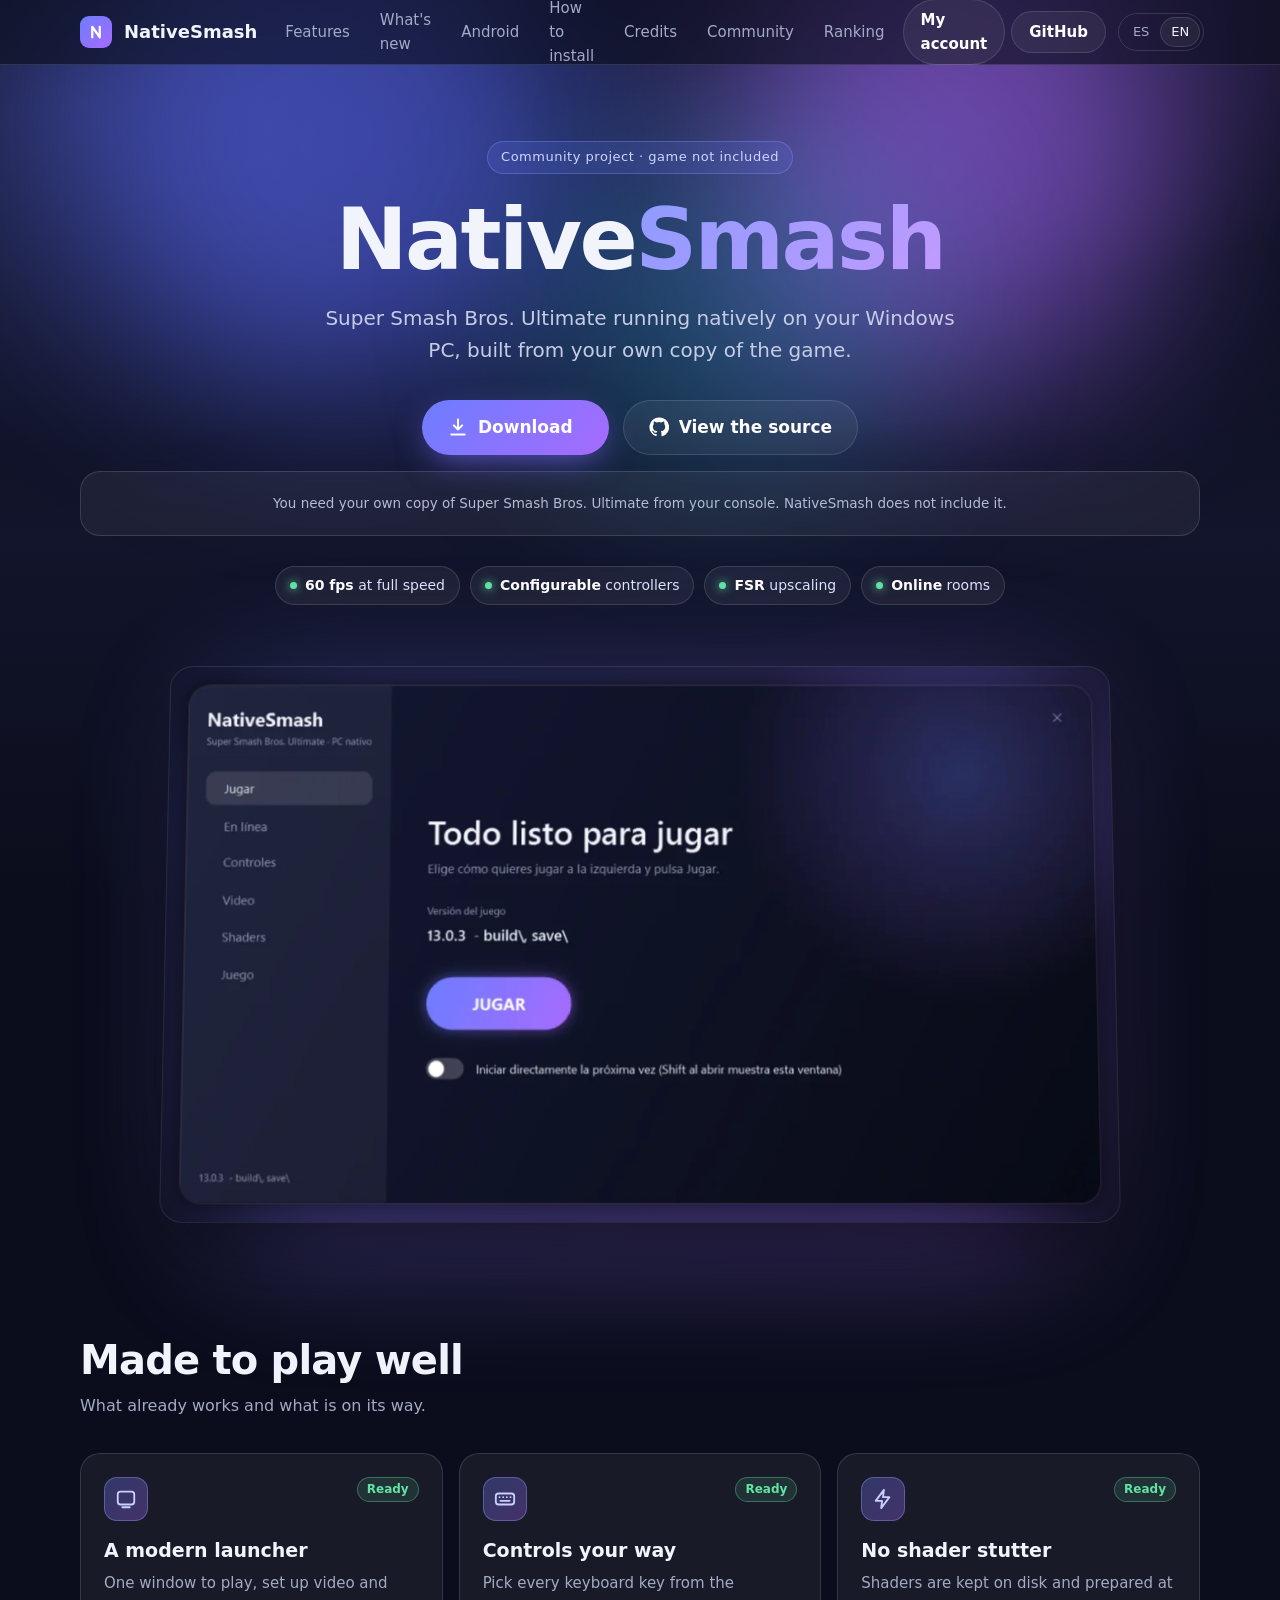
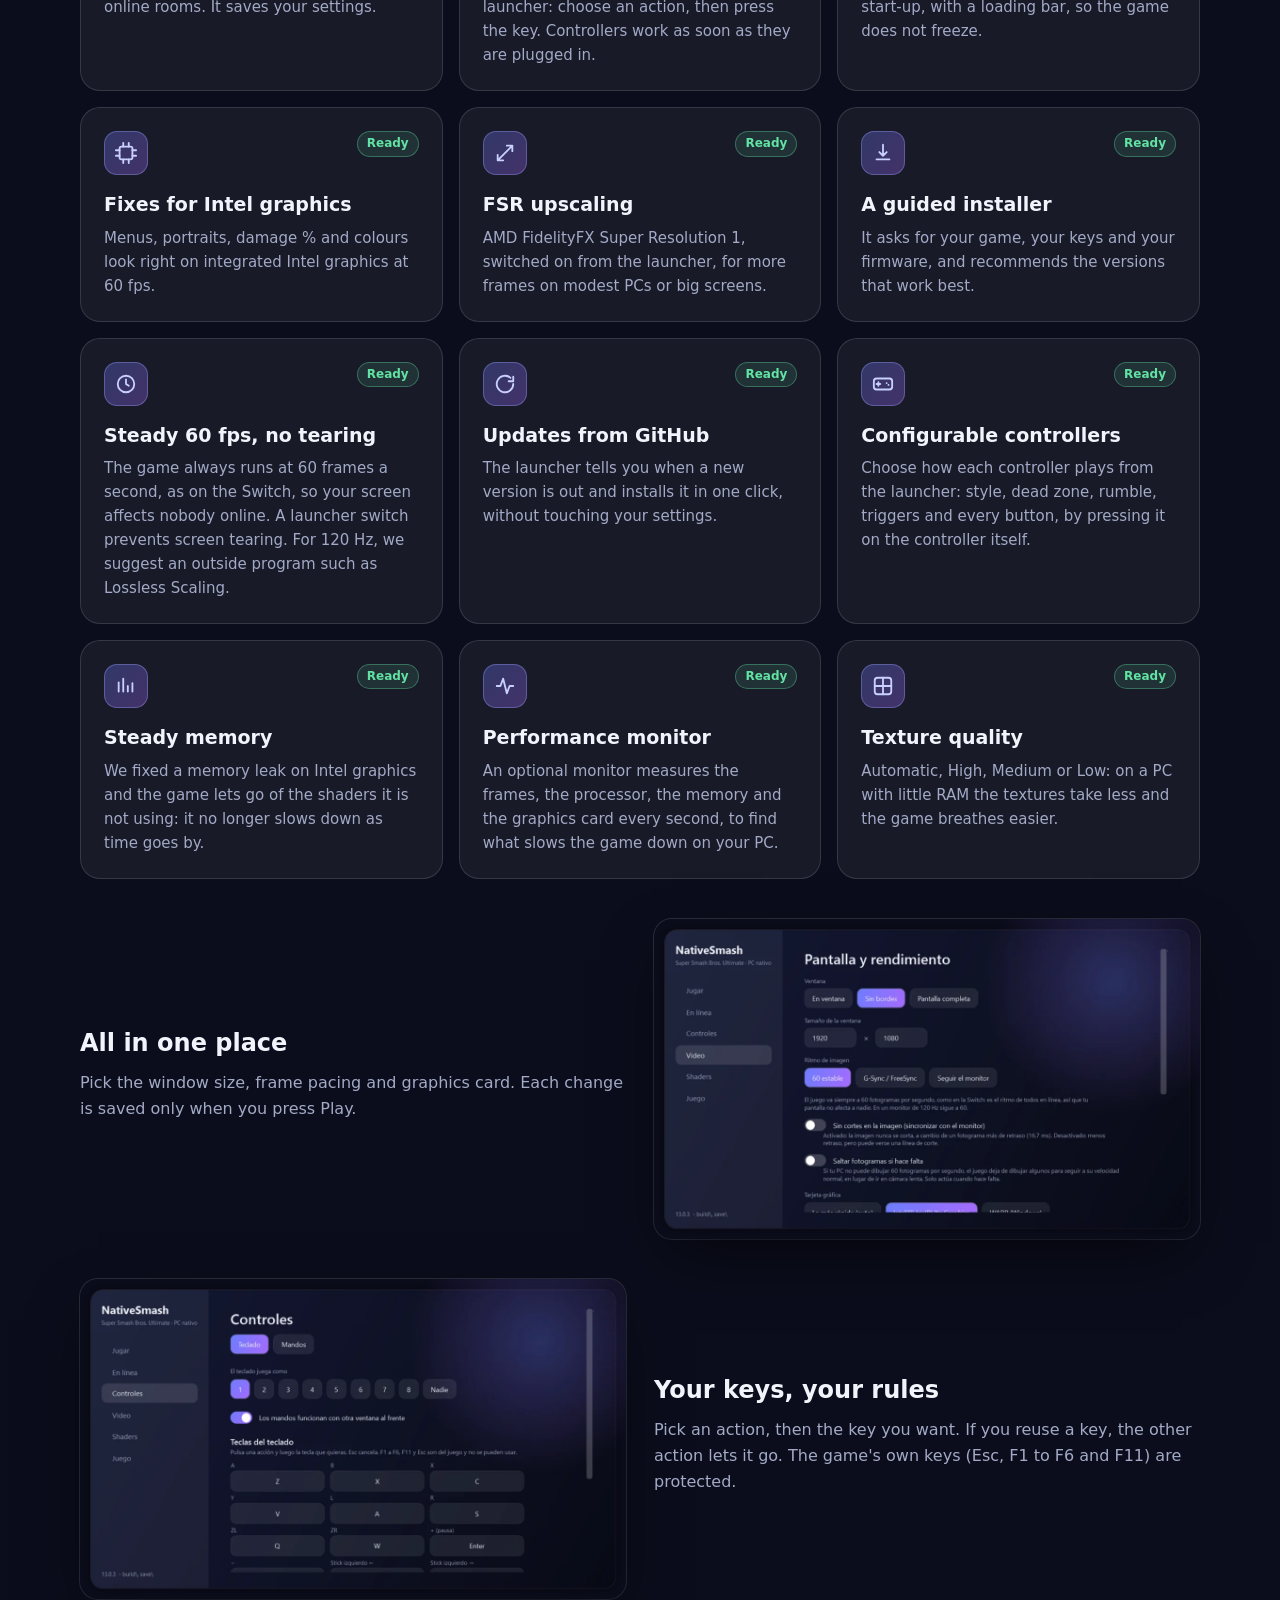
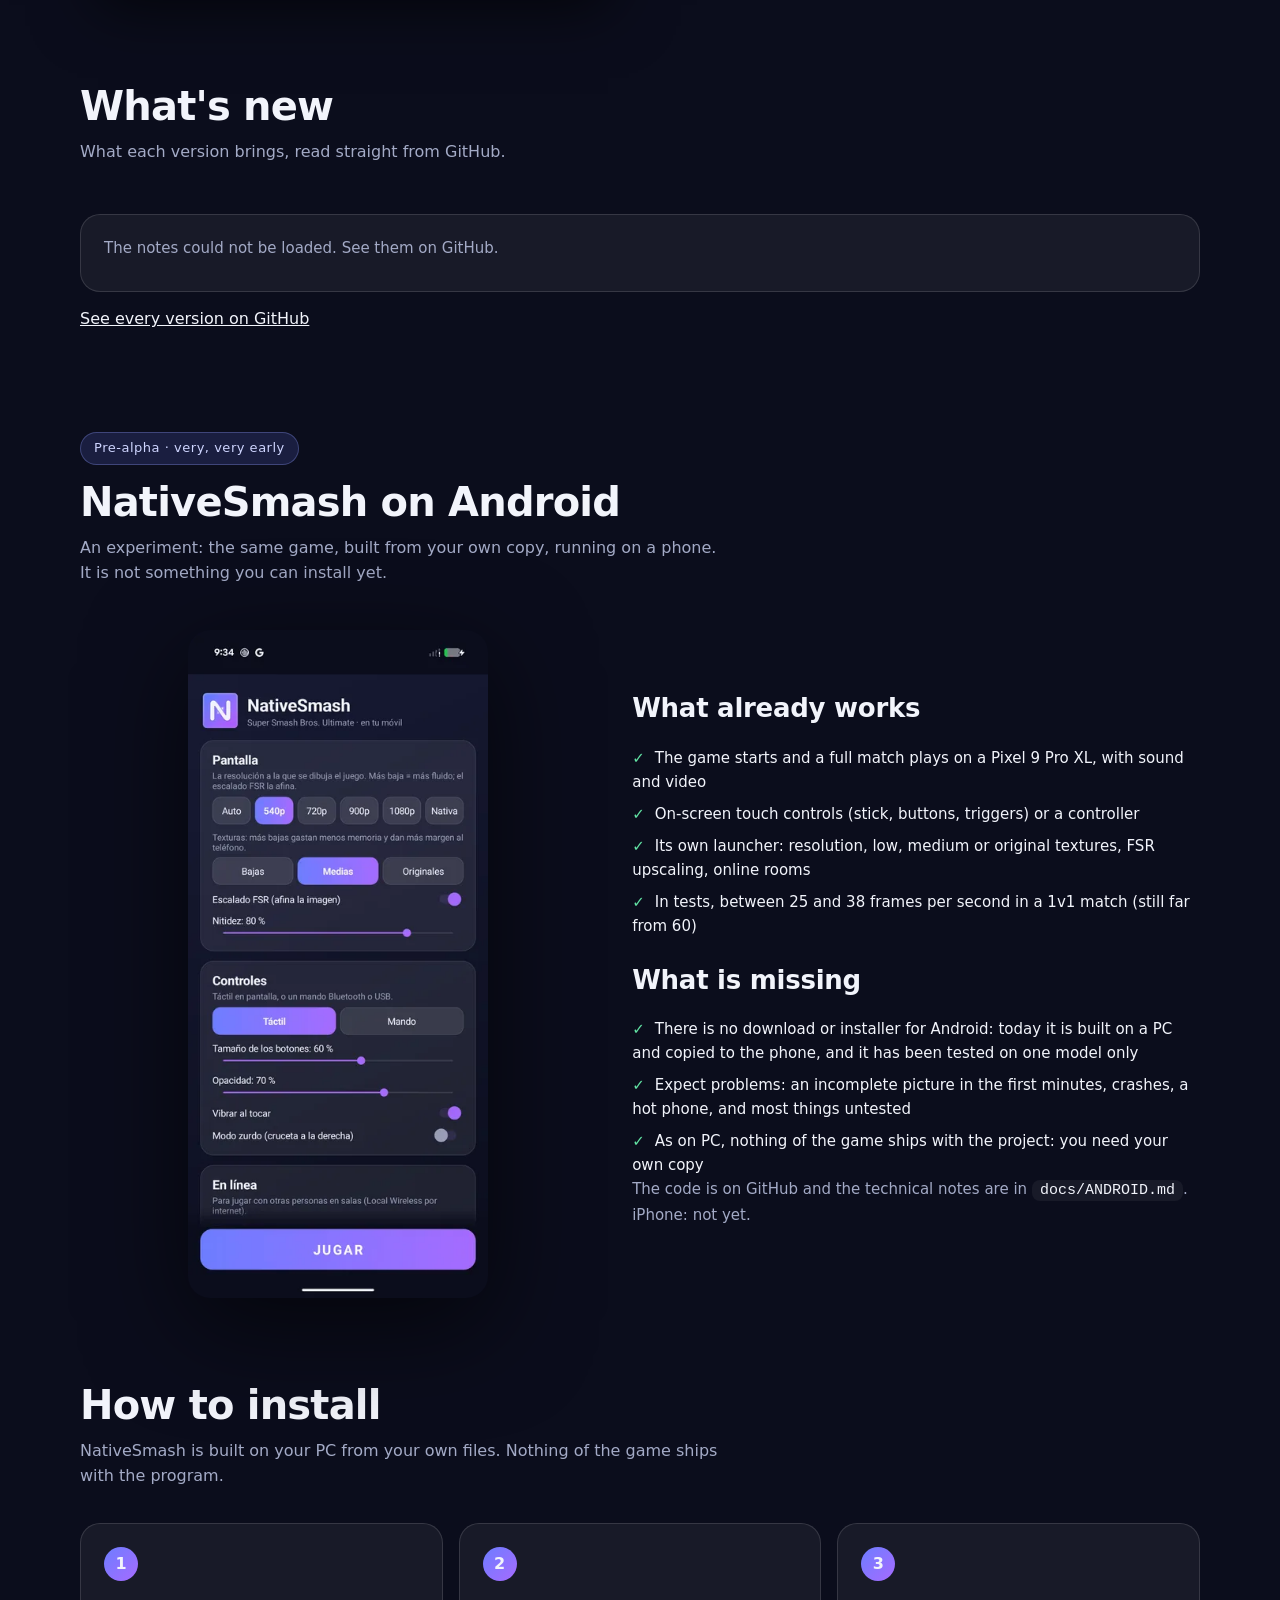
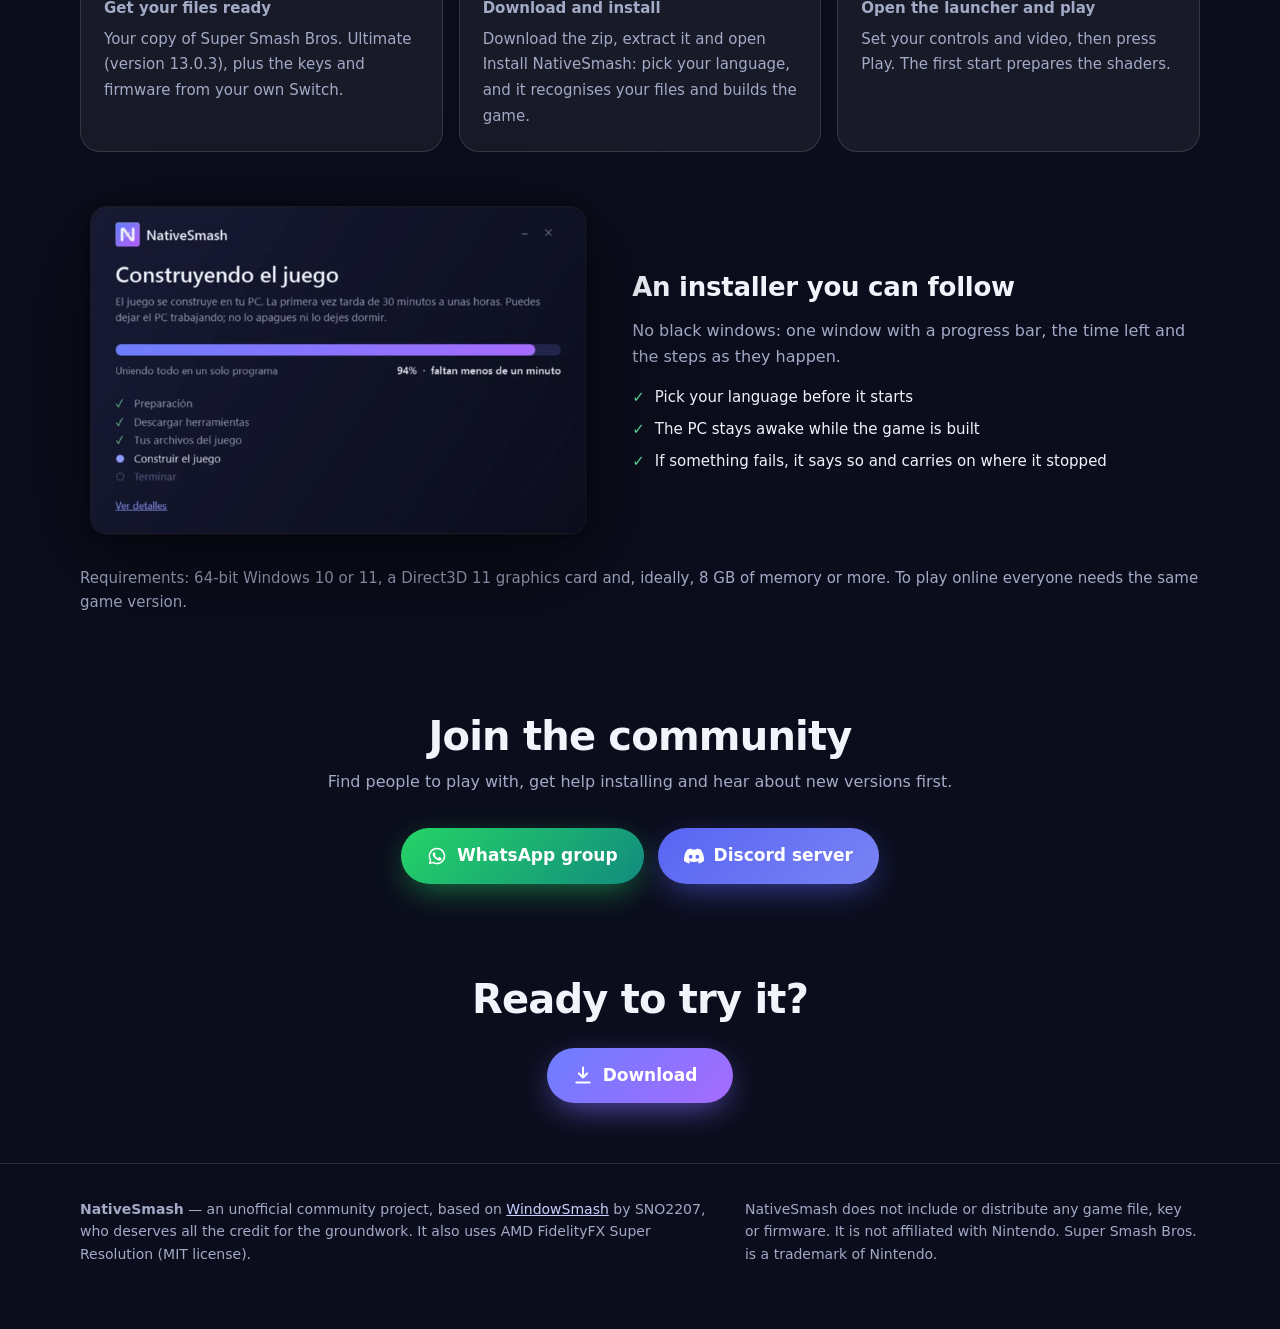
<file: index.html>
<!doctype html>
<html lang="es">
<head>
<meta charset="utf-8">
<meta name="viewport" content="width=device-width, initial-scale=1">
<title>NativeSmash</title>
<meta name="description" content="NativeSmash: Super Smash Bros. Ultimate nativo en PC, con tu propia copia del juego. Launcher moderno, controles configurables y escalado FSR.">
<meta name="theme-color" content="#0b0d1c">
<link rel="icon" href="data:image/svg+xml,%3Csvg xmlns='http://www.w3.org/2000/svg' viewBox='0 0 64 64'%3E%3Cdefs%3E%3ClinearGradient id='g' x1='0' y1='0' x2='1' y2='1'%3E%3Cstop offset='0' stop-color='%236d7dff'/%3E%3Cstop offset='1' stop-color='%23a66bff'/%3E%3C/linearGradient%3E%3C/defs%3E%3Crect width='64' height='64' rx='16' fill='url(%23g)'/%3E%3Cpath d='M20 46V18l24 28V18' fill='none' stroke='white' stroke-width='7' stroke-linecap='round' stroke-linejoin='round'/%3E%3C/svg%3E">
<style>
  :root {
    --bg: #0b0d1c;
    --bg2: #12152b;
    --ink: #f2f4fb;
    --muted: #a3aac6;
    --edge: rgba(255,255,255,.13);
    --veil: rgba(255,255,255,.055);
    --a: #6d7dff;
    --b: #a66bff;
    --ok: #62e3a4;
    --soon: #ffc56b;
  }
  * { box-sizing: border-box; }
  [hidden] { display: none !important; }
  html { scroll-behavior: smooth; }
  body {
    margin: 0; color: var(--ink); background: var(--bg); overflow-x: hidden;
    font: 16px/1.6 "Segoe UI Variable", "Segoe UI", system-ui, -apple-system, Roboto, sans-serif;
    -webkit-font-smoothing: antialiased;
  }
  body::before {
    content: ""; position: fixed; inset: 0; z-index: -1; pointer-events: none;
    background:
      radial-gradient(900px 600px at 78% -8%, rgba(166,107,255,.30), transparent 60%),
      radial-gradient(800px 560px at 6% 12%, rgba(109,125,255,.26), transparent 62%),
      linear-gradient(180deg, var(--bg), var(--bg2) 60%, var(--bg));
  }
  a { color: inherit; }
  a:focus-visible, button:focus-visible { outline: 3px solid #a9b4ff; outline-offset: 3px; border-radius: 10px; }
  .wrap { width: min(1120px, 100% - 40px); margin-inline: auto; }

  /* top bar */
  header { position: sticky; top: 0; z-index: 10; backdrop-filter: blur(14px); background: rgba(11,13,28,.62); border-bottom: 1px solid var(--edge); }
  .bar { display: flex; align-items: center; justify-content: space-between; height: 64px; gap: 16px; }
  .brand { display: flex; align-items: center; gap: 12px; font-weight: 700; font-size: 18px; text-decoration: none; }
  .logo { width: 32px; height: 32px; border-radius: 9px; background: linear-gradient(135deg, var(--a), var(--b)); display: grid; place-items: center; }
  .logo svg { width: 18px; height: 18px; }
  nav { display: flex; align-items: center; gap: 6px; }
  nav a.link { text-decoration: none; color: var(--muted); padding: 8px 12px; border-radius: 10px; font-size: 15px; }
  nav a.link:hover { color: var(--ink); background: var(--veil); }
  .lang { display: inline-flex; border: 1px solid var(--edge); border-radius: 999px; padding: 3px; margin-left: 6px; }
  .lang button { all: unset; cursor: pointer; padding: 5px 11px; border-radius: 999px; font-size: 13px; color: var(--muted); }
  .lang button[aria-pressed="true"] { background: var(--veil); color: var(--ink); box-shadow: inset 0 0 0 1px var(--edge); }

  /* buttons */
  .btn {
    display: inline-flex; align-items: center; gap: 10px; text-decoration: none; cursor: pointer;
    padding: 14px 26px; border-radius: 999px; font-weight: 700; font-size: 17px; border: 0; color: white;
    background: linear-gradient(135deg, var(--a), var(--b)); box-shadow: 0 10px 34px -8px rgba(125,110,255,.75);
    transition: transform .18s ease, box-shadow .18s ease;
  }
  .btn:hover { transform: translateY(-2px); box-shadow: 0 16px 40px -8px rgba(125,110,255,.9); }
  .btn svg { width: 20px; height: 20px; }
  .btn.soft { background: var(--veil); box-shadow: inset 0 0 0 1px var(--edge); font-weight: 600; }
  .btn.soft:hover { background: rgba(255,255,255,.1); box-shadow: inset 0 0 0 1px var(--edge); }

  /* hero */
  .hero { padding: 76px 0 40px; text-align: center; }
  .pill { display: inline-block; font-size: 13px; letter-spacing: .04em; color: #cfd5ff; padding: 6px 14px; border-radius: 999px; background: rgba(109,125,255,.16); box-shadow: inset 0 0 0 1px rgba(150,160,255,.3); }
  h1 { font-size: clamp(34px, 11.5vw, 86px); line-height: 1.02; margin: 22px 0 18px; letter-spacing: -.03em; font-weight: 800; }
  h1 span { background: linear-gradient(135deg, #8d9bff, #c39bff); -webkit-background-clip: text; background-clip: text; color: transparent; }
  .lead { max-width: 640px; margin: 0 auto; color: var(--muted); font-size: clamp(17px, 2.4vw, 20px); }
  .cta { display: flex; flex-wrap: wrap; justify-content: center; gap: 14px; margin-top: 34px; }
  .note { margin-top: 16px; font-size: 13.5px; color: var(--muted); }
  .shot { position: relative; margin: 54px auto 0; max-width: 960px; }
  .shot::before { content: ""; position: absolute; inset: 8% 6% -4%; background: linear-gradient(135deg, var(--a), var(--b)); filter: blur(70px); opacity: .45; z-index: 0; border-radius: 40px; }
  .shot img { position: relative; z-index: 1; width: 100%; height: auto; border-radius: 22px; box-shadow: 0 30px 80px -20px rgba(0,0,0,.7), 0 0 0 1px var(--edge); display: block; }

  section { padding: 76px 0 8px; }
  h2 { font-size: clamp(28px, 4.4vw, 40px); letter-spacing: -.02em; margin: 0 0 10px; line-height: 1.15; }
  .sub { color: var(--muted); max-width: 640px; margin: 0 0 34px; }

  .grid { display: grid; grid-template-columns: repeat(auto-fit, minmax(min(100%, 290px), 1fr)); gap: 16px; }
  .card { background: var(--veil); border-radius: 20px; padding: 24px; box-shadow: inset 0 0 0 1px var(--edge); }
  .card h3 { margin: 14px 0 6px; font-size: 19px; }
  .card p { margin: 0; color: var(--muted); font-size: 15px; }
  .ico { width: 44px; height: 44px; border-radius: 13px; display: grid; place-items: center; background: linear-gradient(135deg, rgba(109,125,255,.3), rgba(166,107,255,.3)); box-shadow: inset 0 0 0 1px rgba(160,170,255,.35); }
  .ico svg { width: 22px; height: 22px; }
  .tag { float: right; font-size: 12px; padding: 3px 10px; border-radius: 999px; font-weight: 600; }
  .tag.ok { color: var(--ok); background: rgba(98,227,164,.12); box-shadow: inset 0 0 0 1px rgba(98,227,164,.35); }
  .tag.soon { color: var(--soon); background: rgba(255,197,107,.12); box-shadow: inset 0 0 0 1px rgba(255,197,107,.35); }

  .two { display: grid; grid-template-columns: 1fr 1fr; gap: 28px; align-items: center; margin-top: 40px; }
  .two img { width: 100%; height: auto; border-radius: 18px; box-shadow: 0 24px 60px -18px rgba(0,0,0,.7), 0 0 0 1px var(--edge); display: block; }
  .two h3 { font-size: 24px; margin: 0 0 8px; }
  .two p { color: var(--muted); margin: 0 0 12px; }
  .two.flip > :first-child { order: 2; }

  .steps { counter-reset: s; display: grid; grid-template-columns: repeat(auto-fit, minmax(min(100%, 250px), 1fr)); gap: 16px; padding: 0; list-style: none; margin: 0; }
  .steps li { counter-increment: s; background: var(--veil); border-radius: 20px; padding: 24px 24px 24px 24px; box-shadow: inset 0 0 0 1px var(--edge); position: relative; }
  .steps li::before { content: counter(s); display: grid; place-items: center; width: 34px; height: 34px; border-radius: 50%; font-weight: 800; background: linear-gradient(135deg, var(--a), var(--b)); margin-bottom: 12px; }
  .steps b { display: block; font-size: 18px; margin-bottom: 4px; }
  .steps span { color: var(--muted); font-size: 15px; }
  .req { margin-top: 22px; color: var(--muted); font-size: 15px; }
  .req code { background: var(--veil); padding: 2px 8px; border-radius: 8px; color: var(--ink); }

  .final { text-align: center; padding: 84px 0 60px; }
  .final .cta { margin-top: 26px; }

  footer { border-top: 1px solid var(--edge); padding: 34px 0 54px; color: var(--muted); font-size: 14px; }
  footer .cols { display: grid; grid-template-columns: 1.4fr 1fr; gap: 28px; }
  footer p { margin: 0 0 10px; }
  footer a { color: #c9d0ff; }

  [data-l]:not([data-l="es"]) { display: none; }
  html[lang="en"] [data-l="es"] { display: none; }
  html[lang="en"] [data-l="en"] { display: revert; }

  @media (max-width: 820px) {
    .two, footer .cols { grid-template-columns: 1fr; }
    .two.flip > :first-child { order: 0; }
    nav a.link, nav .btn.soft { display: none; }
    .bar { gap: 8px; }
    .brand { font-size: 16px; gap: 9px; }
    .lang { margin-left: 0; }
    .lang button { padding: 5px 9px; }
    .hero { padding-top: 48px; }
    .btn { padding: 13px 22px; font-size: 16px; }
    .cta .btn { justify-content: center; }
  }
  @media (prefers-reduced-motion: reduce) { * { transition: none !important; scroll-behavior: auto !important; } }
  /* what's new: the notes of the newest releases, read from GitHub */
  .notes { display: grid; gap: 14px; margin-top: 26px; }
  .note { background: var(--veil); border-radius: 20px; padding: 22px 24px; box-shadow: inset 0 0 0 1px var(--edge); }
  .note h3 { margin: 0 0 2px; font-size: 20px; }
  .note .date { margin: 0 0 12px; color: var(--muted); font-size: 14px; }
  .note p, .note li { color: var(--muted); font-size: 15px; margin: 0 0 10px; }
  .note ul { margin: 0 0 10px; padding-left: 20px; }
  .note b { color: var(--ink); font-weight: 600; }
  .note code { background: rgba(255,255,255,.08); padding: 1px 6px; border-radius: 6px; font-size: 13px; color: var(--ink); }
  .note summary { cursor: pointer; font-weight: 600; font-size: 18px; }
  .note details[open] summary { margin-bottom: 10px; }
  /* polish: a moving glow behind the hero, chips, lifted cards, scroll reveal, the installer's window */
  .aurora { position: absolute; inset: 0 0 auto 0; height: 760px; overflow: hidden; z-index: -1; pointer-events: none;
    -webkit-mask-image: linear-gradient(#000 55%, transparent); mask-image: linear-gradient(#000 55%, transparent); }
  .aurora i { position: absolute; border-radius: 50%; filter: blur(90px); opacity: .55; will-change: transform; }
  .aurora i:nth-child(1) { width: 520px; height: 520px; left: 6%; top: -120px; background: #5b6cff; animation: drift1 22s ease-in-out infinite alternate; }
  .aurora i:nth-child(2) { width: 460px; height: 460px; right: 8%; top: -60px; background: #a66bff; animation: drift2 26s ease-in-out infinite alternate; }
  .aurora i:nth-child(3) { width: 380px; height: 380px; left: 42%; top: 120px; background: #3ec6ff; opacity: .28; animation: drift3 30s ease-in-out infinite alternate; }
  @keyframes drift1 { to { transform: translate(120px, 70px) scale(1.12); } }
  @keyframes drift2 { to { transform: translate(-130px, 90px) scale(.92); } }
  @keyframes drift3 { to { transform: translate(-90px, -40px) scale(1.2); } }
  .hero .lead { color: #c6cce6; }
  .hero .note { color: #b4bbd6; }
  .chips { display: flex; flex-wrap: wrap; justify-content: center; gap: 10px; margin-top: 30px; }
  .chip { display: inline-flex; align-items: center; gap: 8px; padding: 8px 15px; border-radius: 999px; font-size: 14px; color: #dfe3ff;
    background: rgba(255,255,255,.06); box-shadow: inset 0 0 0 1px var(--edge); backdrop-filter: blur(6px); }
  .chip b { color: #fff; }
  .chip::before { content: ""; width: 7px; height: 7px; border-radius: 50%; background: var(--ok); box-shadow: 0 0 10px var(--ok); }
  .shot { perspective: 1600px; }
  .shot img { transform: rotateX(4deg); transform-origin: 50% 100%; transition: transform .6s cubic-bezier(.2,.7,.2,1); }
  .shot:hover img { transform: rotateX(0deg) translateY(-4px); }
  .card { transition: transform .22s ease, box-shadow .22s ease, background .22s ease; }
  .card:hover { transform: translateY(-4px); background: rgba(255,255,255,.085); box-shadow: inset 0 0 0 1px rgba(160,170,255,.45), 0 18px 40px -22px rgba(109,125,255,.7); }
  .steps li { transition: transform .22s ease; }
  .steps li:hover { transform: translateY(-3px); }
  .window { display: grid; grid-template-columns: minmax(0, 1fr) minmax(0, 1.1fr); gap: 36px; align-items: center; margin-top: 44px; }
  .window img { width: 100%; height: auto; border-radius: 22px; display: block; filter: drop-shadow(0 28px 50px rgba(0,0,0,.6)); }
  .window h3 { font-size: 26px; margin: 0 0 10px; letter-spacing: -.01em; }
  .window p { color: var(--muted); margin: 0 0 12px; }
  .window ul { list-style: none; padding: 0; margin: 16px 0 0; display: grid; gap: 8px; color: var(--ink); font-size: 15px; }
  .window li::before { content: "\2713"; color: var(--ok); margin-right: 10px; font-weight: 700; }
  html.js .reveal { opacity: 0; transform: translateY(26px); transition: opacity .7s ease, transform .7s cubic-bezier(.2,.7,.2,1); }
  html.js .reveal.in { opacity: 1; transform: none; }
  html.js .card.reveal.in, html.js .steps li.reveal.in { transition: opacity .7s ease, transform .22s ease, box-shadow .22s ease, background .22s ease; }
  html.js .card.reveal.in:hover { transform: translateY(-4px); }
  html.js .steps li.reveal.in:hover { transform: translateY(-3px); }
  @media (max-width: 820px) { .window { grid-template-columns: 1fr; } .aurora { height: 620px; } .shot img { transform: none; } }
  @media (prefers-reduced-motion: reduce) {
    .aurora i { animation: none; } .shot img { transform: none; transition: none; }
    html.js .reveal { opacity: 1; transform: none; transition: none; }
  }
</style>
</head>
<body>

<header>
  <div class="wrap bar">
    <a class="brand" href="#top"><span class="logo"><svg viewBox="0 0 24 24" fill="none" stroke="white" stroke-width="3" stroke-linecap="round" stroke-linejoin="round"><path d="M7 19V5l10 14V5"/></svg></span>NativeSmash</a>
    <nav>
      <a class="link" href="#funciones"><span data-l="es">Funciones</span><span data-l="en">Features</span></a>
      <a class="link" href="#novedades"><span data-l="es">Novedades</span><span data-l="en">What's new</span></a>
      <a class="link" href="#android"><span data-l="es">Android</span><span data-l="en">Android</span></a>
      <a class="link" href="#instalar"><span data-l="es">Cómo se instala</span><span data-l="en">How to install</span></a>
      <a class="link" href="#creditos"><span data-l="es">Créditos</span><span data-l="en">Credits</span></a>
      <a class="link" href="#comunidad"><span data-l="es">Comunidad</span><span data-l="en">Community</span></a>
      <a class="link" href="ranking.html"><span data-l="es">Ranking</span><span data-l="en">Ranking</span></a>
      <a class="btn soft" style="padding:9px 18px;font-size:15px" href="cuenta.html"><span data-l="es">Mi cuenta</span><span data-l="en">My account</span></a>
      <a class="btn soft" style="padding:9px 18px;font-size:15px" href="https://github.com/gomeztorressandygabriel-cloud/NativeSmash" rel="noopener">GitHub</a>
      <div class="lang" role="group" aria-label="Idioma / Language">
        <button type="button" data-set="es" aria-pressed="true">ES</button>
        <button type="button" data-set="en" aria-pressed="false">EN</button>
      </div>
    </nav>
  </div>
</header>

<main id="top">
  <div class="aurora" aria-hidden="true"><i></i><i></i><i></i></div>
  <div class="wrap hero">
    <span class="pill"><span data-l="es">Proyecto de la comunidad · sin el juego incluido</span><span data-l="en">Community project · game not included</span></span>
    <h1>Native<span>Smash</span></h1>
    <p class="lead">
      <span data-l="es">Super Smash Bros. Ultimate funcionando de forma nativa en tu PC con Windows, construido a partir de tu propia copia del juego.</span>
      <span data-l="en">Super Smash Bros. Ultimate running natively on your Windows PC, built from your own copy of the game.</span>
    </p>
    <div class="cta">
      <a class="btn dl" href="https://github.com/gomeztorressandygabriel-cloud/NativeSmash/releases" rel="noopener">
        <svg viewBox="0 0 24 24" fill="none" stroke="currentColor" stroke-width="2.4" stroke-linecap="round" stroke-linejoin="round" aria-hidden="true"><path d="M12 3v12m0 0 5-5m-5 5-5-5M4 21h16"/></svg>
        <span data-l="es">Descargar</span><span data-l="en">Download</span><span class="dlv"></span>
      </a>
      <a class="btn soft" href="https://github.com/gomeztorressandygabriel-cloud/NativeSmash" rel="noopener">
        <svg viewBox="0 0 24 24" fill="currentColor" aria-hidden="true"><path d="M12 .5a11.5 11.5 0 0 0-3.64 22.41c.58.1.79-.25.79-.56v-2c-3.2.7-3.88-1.37-3.88-1.37-.52-1.33-1.28-1.69-1.28-1.69-1.04-.71.08-.7.08-.7 1.15.08 1.76 1.19 1.76 1.19 1.03 1.76 2.69 1.25 3.35.96.1-.75.4-1.25.73-1.54-2.55-.29-5.24-1.28-5.24-5.69 0-1.26.45-2.29 1.19-3.1-.12-.29-.52-1.46.11-3.05 0 0 .97-.31 3.18 1.18a11 11 0 0 1 5.78 0c2.2-1.49 3.17-1.18 3.17-1.18.63 1.59.23 2.76.12 3.05.74.81 1.19 1.84 1.19 3.1 0 4.42-2.69 5.39-5.25 5.68.41.36.78 1.06.78 2.14v3.17c0 .31.21.67.8.56A11.5 11.5 0 0 0 12 .5Z"/></svg>
        <span data-l="es">Ver el código</span><span data-l="en">View the source</span>
      </a>
    </div>
    <p class="note"><span data-l="es">Necesitas tu propia copia de Super Smash Bros. Ultimate, de tu consola. NativeSmash no la incluye.</span><span data-l="en">You need your own copy of Super Smash Bros. Ultimate from your console. NativeSmash does not include it.</span></p>
    <div class="chips">
      <a class="chip" href="cuenta.html" style="text-decoration:none" data-online-box hidden><span data-l="es"><b data-online>0</b> jugadores en línea ahora</span><span data-l="en"><b data-online>0</b> players online now</span></a>
      <span class="chip"><span data-l="es"><b>60 fps</b> al 100 % de velocidad</span><span data-l="en"><b>60 fps</b> at full speed</span></span>
      <span class="chip"><span data-l="es">Mandos <b>configurables</b></span><span data-l="en"><b>Configurable</b> controllers</span></span>
      <span class="chip"><span data-l="es">Escalado <b>FSR</b></span><span data-l="en"><b>FSR</b> upscaling</span></span>
      <span class="chip"><span data-l="es">Salas <b>en línea</b></span><span data-l="en"><b>Online</b> rooms</span></span>
    </div>
    <div class="shot"><img src="img/launcher-play.webp" width="1160" height="680" alt="El launcher de NativeSmash, en la página Jugar"></div>
  </div>

  <section id="funciones"><div class="wrap">
    <h2><span data-l="es">Hecho para jugar bien</span><span data-l="en">Made to play well</span></h2>
    <p class="sub"><span data-l="es">Lo que ya funciona y lo que viene en camino.</span><span data-l="en">What already works and what is on its way.</span></p>
    <div class="grid">
      <article class="card"><span class="tag ok"><span data-l="es">Listo</span><span data-l="en">Ready</span></span>
        <div class="ico"><svg viewBox="0 0 24 24" fill="none" stroke="#c9d0ff" stroke-width="2" stroke-linecap="round" stroke-linejoin="round"><rect x="3" y="4" width="18" height="14" rx="3"/><path d="M8 21h8"/></svg></div>
        <h3><span data-l="es">Un launcher moderno</span><span data-l="en">A modern launcher</span></h3>
        <p><span data-l="es">Una sola ventana para jugar, ajustar el video y las salas en línea. Guarda tu configuración.</span><span data-l="en">One window to play, set up video and online rooms. It saves your settings.</span></p></article>
      <article class="card"><span class="tag ok"><span data-l="es">Listo</span><span data-l="en">Ready</span></span>
        <div class="ico"><svg viewBox="0 0 24 24" fill="none" stroke="#c9d0ff" stroke-width="2" stroke-linecap="round" stroke-linejoin="round"><rect x="2" y="6" width="20" height="12" rx="3"/><path d="M6 10h.01M10 10h.01M14 10h.01M18 10h.01M7 14h10"/></svg></div>
        <h3><span data-l="es">Controles a tu gusto</span><span data-l="en">Controls your way</span></h3>
        <p><span data-l="es">Elige cada tecla del teclado desde el launcher: pulsa una acción y luego la tecla. Los mandos funcionan al conectarlos.</span><span data-l="en">Pick every keyboard key from the launcher: choose an action, then press the key. Controllers work as soon as they are plugged in.</span></p></article>
      <article class="card"><span class="tag ok"><span data-l="es">Listo</span><span data-l="en">Ready</span></span>
        <div class="ico"><svg viewBox="0 0 24 24" fill="none" stroke="#c9d0ff" stroke-width="2" stroke-linecap="round" stroke-linejoin="round"><path d="M13 2 4 14h7l-1 8 9-12h-7z"/></svg></div>
        <h3><span data-l="es">Sin tirones por shaders</span><span data-l="en">No shader stutter</span></h3>
        <p><span data-l="es">Los shaders se guardan en disco y se preparan al arrancar, con una barra de carga, para que el juego no se congele.</span><span data-l="en">Shaders are kept on disk and prepared at start-up, with a loading bar, so the game does not freeze.</span></p></article>
      <article class="card"><span class="tag ok"><span data-l="es">Listo</span><span data-l="en">Ready</span></span>
        <div class="ico"><svg viewBox="0 0 24 24" fill="none" stroke="#c9d0ff" stroke-width="2" stroke-linecap="round" stroke-linejoin="round"><rect x="5" y="5" width="14" height="14" rx="2"/><path d="M9 1v4M15 1v4M9 19v4M15 19v4M1 9h4M1 15h4M19 9h4M19 15h4"/></svg></div>
        <h3><span data-l="es">Arreglos para gráficas Intel</span><span data-l="en">Fixes for Intel graphics</span></h3>
        <p><span data-l="es">Menús, retratos, el % de daño y los colores se ven bien en gráficas Intel integradas a 60 fps.</span><span data-l="en">Menus, portraits, damage % and colours look right on integrated Intel graphics at 60 fps.</span></p></article>
      <article class="card"><span class="tag ok"><span data-l="es">Listo</span><span data-l="en">Ready</span></span>
        <div class="ico"><svg viewBox="0 0 24 24" fill="none" stroke="#c9d0ff" stroke-width="2" stroke-linecap="round" stroke-linejoin="round"><path d="M4 20 20 4M14 4h6v6M4 14v6h6"/></svg></div>
        <h3><span data-l="es">Escalado FSR</span><span data-l="en">FSR upscaling</span></h3>
        <p><span data-l="es">FidelityFX Super Resolution 1 de AMD, activable desde el launcher, para más fotogramas en PCs justos o pantallas grandes.</span><span data-l="en">AMD FidelityFX Super Resolution 1, switched on from the launcher, for more frames on modest PCs or big screens.</span></p></article>
      <article class="card"><span class="tag ok"><span data-l="es">Listo</span><span data-l="en">Ready</span></span>
        <div class="ico"><svg viewBox="0 0 24 24" fill="none" stroke="#c9d0ff" stroke-width="2" stroke-linecap="round" stroke-linejoin="round"><path d="M12 3v12m0 0 4-4m-4 4-4-4M5 19h14"/></svg></div>
        <h3><span data-l="es">Un instalador guiado</span><span data-l="en">A guided installer</span></h3>
        <p><span data-l="es">Te pide tu juego, tus claves y tu firmware y te recomienda las versiones que funcionan mejor.</span><span data-l="en">It asks for your game, your keys and your firmware, and recommends the versions that work best.</span></p></article>
      <article class="card"><span class="tag ok"><span data-l="es">Listo</span><span data-l="en">Ready</span></span>
        <div class="ico"><svg viewBox="0 0 24 24" fill="none" stroke="#c9d0ff" stroke-width="2" stroke-linecap="round" stroke-linejoin="round"><circle cx="12" cy="12" r="9"/><path d="M12 7v5l3 2"/></svg></div>
        <h3><span data-l="es">60 fps parejos, sin cortes</span><span data-l="en">Steady 60 fps, no tearing</span></h3>
        <p><span data-l="es">El juego va siempre a 60 fotogramas por segundo, como en la Switch, así que tu pantalla no afecta a nadie en línea. Un interruptor del launcher evita los cortes de imagen. Para 120 Hz, recomendamos un programa externo como Lossless Scaling.</span><span data-l="en">The game always runs at 60 frames a second, as on the Switch, so your screen affects nobody online. A launcher switch prevents screen tearing. For 120 Hz, we suggest an outside program such as Lossless Scaling.</span></p></article>
      <article class="card"><span class="tag ok"><span data-l="es">Listo</span><span data-l="en">Ready</span></span>
        <div class="ico"><svg viewBox="0 0 24 24" fill="none" stroke="#c9d0ff" stroke-width="2" stroke-linecap="round" stroke-linejoin="round"><path d="M21 12a9 9 0 1 1-3-6.7M21 4v5h-5"/></svg></div>
        <h3><span data-l="es">Actualizaciones desde GitHub</span><span data-l="en">Updates from GitHub</span></h3>
        <p><span data-l="es">El launcher avisa cuando hay una versión nueva y la instala con un clic, sin tocar tus ajustes.</span><span data-l="en">The launcher tells you when a new version is out and installs it in one click, without touching your settings.</span></p></article>
      <article class="card"><span class="tag ok"><span data-l="es">Listo</span><span data-l="en">Ready</span></span>
        <div class="ico"><svg viewBox="0 0 24 24" fill="none" stroke="#c9d0ff" stroke-width="2" stroke-linecap="round" stroke-linejoin="round"><rect x="2" y="6" width="20" height="12" rx="3"/><path d="M7 10v4M5 12h4M16 11h.01M18 13h.01"/></svg></div>
        <h3><span data-l="es">Mandos configurables</span><span data-l="en">Configurable controllers</span></h3>
        <p><span data-l="es">Elige cómo juega cada mando desde el launcher: estilo, zona muerta, vibración, gatillos y cada botón, pulsándolo en el propio mando.</span><span data-l="en">Choose how each controller plays from the launcher: style, dead zone, rumble, triggers and every button, by pressing it on the controller itself.</span></p></article>
      <article class="card"><span class="tag ok"><span data-l="es">Listo</span><span data-l="en">Ready</span></span>
        <div class="ico"><svg viewBox="0 0 24 24" fill="none" stroke="#c9d0ff" stroke-width="2" stroke-linecap="round" stroke-linejoin="round"><path d="M4 18V8m5 10V4m5 14v-6m5 6V9"/></svg></div>
        <h3><span data-l="es">Memoria estable</span><span data-l="en">Steady memory</span></h3>
        <p><span data-l="es">Arreglamos una fuga de memoria en gráficas Intel y el juego descarga los shaders que no usa: ya no se ralentiza con el paso del tiempo.</span><span data-l="en">We fixed a memory leak on Intel graphics and the game lets go of the shaders it is not using: it no longer slows down as time goes by.</span></p></article>
      <article class="card"><span class="tag ok"><span data-l="es">Listo</span><span data-l="en">Ready</span></span>
        <div class="ico"><svg viewBox="0 0 24 24" fill="none" stroke="#c9d0ff" stroke-width="2" stroke-linecap="round" stroke-linejoin="round"><path d="M3 12h4l3-8 4 16 3-8h4"/></svg></div>
        <h3><span data-l="es">Monitor de rendimiento</span><span data-l="en">Performance monitor</span></h3>
        <p><span data-l="es">Un monitor opcional mide cada segundo los fotogramas, el procesador, la memoria y la gráfica, para encontrar qué frena el juego en tu PC.</span><span data-l="en">An optional monitor measures the frames, the processor, the memory and the graphics card every second, to find what slows the game down on your PC.</span></p></article>
      <article class="card"><span class="tag ok"><span data-l="es">Listo</span><span data-l="en">Ready</span></span>
        <div class="ico"><svg viewBox="0 0 24 24" fill="none" stroke="#c9d0ff" stroke-width="2" stroke-linecap="round" stroke-linejoin="round"><rect x="3" y="3" width="18" height="18" rx="3"/><path d="M3 12h18M12 3v18"/></svg></div>
        <h3><span data-l="es">Calidad de texturas</span><span data-l="en">Texture quality</span></h3>
        <p><span data-l="es">Automática, Alta, Media o Baja: en un PC con poca RAM las texturas ocupan menos y el juego va más desahogado.</span><span data-l="en">Automatic, High, Medium or Low: on a PC with little RAM the textures take less and the game breathes easier.</span></p></article>
    </div>

    <div class="two">
      <div>
        <h3><span data-l="es">Todo en un solo lugar</span><span data-l="en">All in one place</span></h3>
        <p><span data-l="es">Elige el tamaño de la ventana, el ritmo de imagen y la tarjeta gráfica. Cada cambio se guarda solo cuando le das a Jugar.</span><span data-l="en">Pick the window size, frame pacing and graphics card. Each change is saved only when you press Play.</span></p>
      </div>
      <img src="img/launcher-video.webp" width="1160" height="680" alt="La página de video del launcher" loading="lazy">
    </div>
    <div class="two flip">
      <div>
        <h3><span data-l="es">Tus teclas, tus reglas</span><span data-l="en">Your keys, your rules</span></h3>
        <p><span data-l="es">Pulsa una acción, luego la tecla que quieras. Si repites una tecla, la otra acción la suelta. Las teclas del propio juego (Esc, F1 a F6 y F11) quedan protegidas.</span><span data-l="en">Pick an action, then the key you want. If you reuse a key, the other action lets it go. The game's own keys (Esc, F1 to F6 and F11) are protected.</span></p>
      </div>
      <img src="img/launcher-pads.webp" width="1160" height="680" alt="La página de controles del launcher" loading="lazy">
    </div>
  </div></section>

  <section id="novedades"><div class="wrap">
    <h2><span data-l="es">Novedades</span><span data-l="en">What's new</span></h2>
    <p class="sub"><span data-l="es">Lo que trae cada versión, leído directamente de GitHub.</span><span data-l="en">What each version brings, read straight from GitHub.</span></p>
    <div class="notes" id="notes"><div class="note"><p><span data-l="es">Cargando las novedades…</span><span data-l="en">Loading what's new…</span></p></div></div>
    <p style="margin-top:14px"><a href="https://github.com/gomeztorressandygabriel-cloud/NativeSmash/releases" rel="noopener"><span data-l="es">Ver todas las versiones en GitHub</span><span data-l="en">See every version on GitHub</span></a></p>
  </div></section>

  <section id="android"><div class="wrap">
    <span class="pill"><span data-l="es">Pre-alfa · muy, muy temprano</span><span data-l="en">Pre-alpha · very, very early</span></span>
    <h2 style="margin-top:14px"><span data-l="es">NativeSmash en Android</span><span data-l="en">NativeSmash on Android</span></h2>
    <p class="sub"><span data-l="es">Un experimento: el mismo juego, construido a partir de tu propia copia, corriendo en un teléfono. Todavía no es algo que puedas instalar.</span><span data-l="en">An experiment: the same game, built from your own copy, running on a phone. It is not something you can install yet.</span></p>
    <div class="window reveal">
      <img src="img/android-launcher.webp" width="380" height="846" alt="El launcher de NativeSmash en un teléfono Android" loading="lazy" style="max-width:300px;margin:0 auto">
      <div>
        <h3><span data-l="es">Lo que ya funciona</span><span data-l="en">What already works</span></h3>
        <ul>
          <li><span data-l="es">El juego arranca y se juega un combate completo en un Pixel 9 Pro XL, con sonido y video</span><span data-l="en">The game starts and a full match plays on a Pixel 9 Pro XL, with sound and video</span></li>
          <li><span data-l="es">Controles táctiles en pantalla (stick, botones, gatillos) o un mando</span><span data-l="en">On-screen touch controls (stick, buttons, triggers) or a controller</span></li>
          <li><span data-l="es">Un launcher propio: resolución, texturas bajas, medias u originales, escalado FSR, salas en línea</span><span data-l="en">Its own launcher: resolution, low, medium or original textures, FSR upscaling, online rooms</span></li>
          <li><span data-l="es">En las pruebas, entre 25 y 38 cuadros por segundo en un combate de 1 contra 1 (aún lejos de 60)</span><span data-l="en">In tests, between 25 and 38 frames per second in a 1v1 match (still far from 60)</span></li>
        </ul>
        <h3 style="margin-top:22px"><span data-l="es">Lo que falta</span><span data-l="en">What is missing</span></h3>
        <ul>
          <li><span data-l="es">No hay descarga ni instalador para Android: hoy se construye en un PC y se copia al teléfono, y solo lo he probado en un modelo</span><span data-l="en">There is no download or installer for Android: today it is built on a PC and copied to the phone, and it has been tested on one model only</span></li>
          <li><span data-l="es">Fallos esperables: imagen incompleta en los primeros minutos, cierres inesperados, el teléfono se calienta, y casi todo sin probar</span><span data-l="en">Expect problems: an incomplete picture in the first minutes, crashes, a hot phone, and most things untested</span></li>
          <li><span data-l="es">Como en el PC, nada del juego viaja con el proyecto: necesitas tu propia copia</span><span data-l="en">As on PC, nothing of the game ships with the project: you need your own copy</span></li>
        </ul>
        <p class="req"><span data-l="es">El código está en GitHub y las notas técnicas, en <code>docs/ANDROID.md</code>. iPhone: aún no.</span><span data-l="en">The code is on GitHub and the technical notes are in <code>docs/ANDROID.md</code>. iPhone: not yet.</span></p>
      </div>
    </div>
  </div></section>

  <section id="instalar"><div class="wrap">
    <h2><span data-l="es">Cómo se instala</span><span data-l="en">How to install</span></h2>
    <p class="sub"><span data-l="es">NativeSmash se construye en tu PC con tus propios archivos. Nada del juego viaja con el programa.</span><span data-l="en">NativeSmash is built on your PC from your own files. Nothing of the game ships with the program.</span></p>
    <ol class="steps">
      <li><b><span data-l="es">Prepara tus archivos</span><span data-l="en">Get your files ready</span></b><span><span data-l="es">Tu copia de Super Smash Bros. Ultimate (versión 13.0.3), las claves y el firmware de tu propia Switch.</span><span data-l="en">Your copy of Super Smash Bros. Ultimate (version 13.0.3), plus the keys and firmware from your own Switch.</span></span></li>
      <li><b><span data-l="es">Descarga e instala</span><span data-l="en">Download and install</span></b><span><span data-l="es">Baja el zip, extráelo y abre Install NativeSmash: elige tu idioma, reconoce tus archivos y construye el juego.</span><span data-l="en">Download the zip, extract it and open Install NativeSmash: pick your language, and it recognises your files and builds the game.</span></span></li>
      <li><b><span data-l="es">Abre el launcher y juega</span><span data-l="en">Open the launcher and play</span></b><span><span data-l="es">Ajusta tus controles y el video, y pulsa Jugar. Al primer arranque se preparan los shaders.</span><span data-l="en">Set your controls and video, then press Play. The first start prepares the shaders.</span></span></li>
    </ol>
    <div class="window reveal">
      <img src="img/installer-progress.webp" width="720" height="485" alt="La ventana del instalador de NativeSmash, con su barra de progreso" loading="lazy">
      <div>
        <h3><span data-l="es">Un instalador que se deja ver</span><span data-l="en">An installer you can follow</span></h3>
        <p><span data-l="es">Nada de ventanas negras: una sola ventana con una barra de progreso, el tiempo que falta y los pasos que van haciéndose.</span><span data-l="en">No black windows: one window with a progress bar, the time left and the steps as they happen.</span></p>
        <ul>
          <li><span data-l="es">Elige tu idioma antes de empezar</span><span data-l="en">Pick your language before it starts</span></li>
          <li><span data-l="es">El PC no se duerme mientras construye el juego</span><span data-l="en">The PC stays awake while the game is built</span></li>
          <li><span data-l="es">Si algo falla, lo dice claro y sigue donde se quedó</span><span data-l="en">If something fails, it says so and carries on where it stopped</span></li>
        </ul>
      </div>
    </div>
    <p class="req"><span data-l="es">Requisitos: Windows 10 u 11 de 64 bits, una tarjeta gráfica compatible con Direct3D 11 y, mejor, 8 GB de memoria o más. Para jugar en línea todos deben tener la misma versión del juego.</span><span data-l="en">Requirements: 64-bit Windows 10 or 11, a Direct3D 11 graphics card and, ideally, 8 GB of memory or more. To play online everyone needs the same game version.</span></p>
  </div></section>


  <section id="comunidad"><div class="wrap" style="text-align:center">
    <h2><span data-l="es">Únete a la comunidad</span><span data-l="en">Join the community</span></h2>
    <p class="sub" style="margin-inline:auto"><span data-l="es">Busca gente para jugar, pide ayuda con la instalación y entérate antes que nadie de las versiones nuevas.</span>
      <span data-l="en">Find people to play with, get help installing and hear about new versions first.</span></p>
    <div class="cta">
      <a class="btn" style="background:linear-gradient(135deg,#25d366,#128c7e);box-shadow:0 10px 34px -8px rgba(37,211,102,.6)" href="https://chat.whatsapp.com/CuV6VkBEa8Y6yVvsEcREY2" rel="noopener" target="_blank"><svg viewBox="0 0 24 24" fill="currentColor" aria-hidden="true"><path d="M12 2a10 10 0 0 0-8.6 15.1L2 22l5-1.3A10 10 0 1 0 12 2zm0 18.2c-1.5 0-3-.4-4.3-1.2l-.3-.2-3 .8.8-2.9-.2-.3A8.2 8.2 0 1 1 12 20.2zm4.5-6.1c-.2-.1-1.5-.7-1.7-.8s-.4-.1-.6.1-.7.8-.8 1-.3.2-.5.1a6.7 6.7 0 0 1-3.3-2.9c-.3-.4.2-.4.7-1.3.1-.2 0-.3 0-.4l-.8-1.8c-.2-.5-.4-.4-.6-.4h-.5a1 1 0 0 0-.7.3 3 3 0 0 0-.9 2.2 5.2 5.2 0 0 0 1.1 2.7 11.8 11.8 0 0 0 4.5 4c1.7.7 2.3.8 3.1.7a2.7 2.7 0 0 0 1.8-1.3 2.2 2.2 0 0 0 .2-1.3c-.1-.1-.3-.2-.5-.3z"/></svg><span data-l="es">Grupo de WhatsApp</span><span data-l="en">WhatsApp group</span></a>
      <a class="btn" data-discord hidden style="background:linear-gradient(135deg,#5865f2,#7983f5);box-shadow:0 10px 34px -8px rgba(88,101,242,.65)" href="#" rel="noopener" target="_blank"><svg viewBox="0 0 24 24" fill="currentColor" aria-hidden="true"><path d="M20.3 4.4A19.8 19.8 0 0 0 15.4 3l-.6 1.3a18.4 18.4 0 0 0-5.6 0L8.6 3a19.7 19.7 0 0 0-4.9 1.4A20.3 20.3 0 0 0 .1 18.1a19.9 19.9 0 0 0 6 3l1.3-2.1a12.9 12.9 0 0 1-2-1l.5-.4a14.2 14.2 0 0 0 12.2 0l.5.4a12.8 12.8 0 0 1-2 1l1.3 2.1a19.8 19.8 0 0 0 6-3 20.2 20.2 0 0 0-3.6-13.7zM8 15.4c-1.2 0-2.2-1.1-2.2-2.4S6.8 10.6 8 10.6s2.2 1.1 2.2 2.4-1 2.4-2.2 2.4zm8 0c-1.2 0-2.2-1.1-2.2-2.4s1-2.4 2.2-2.4 2.2 1.1 2.2 2.4-1 2.4-2.2 2.4z"/></svg><span data-l="es">Servidor de Discord</span><span data-l="en">Discord server</span></a>
    </div>
  </div></section>

  <div class="wrap final">
    <h2><span data-l="es">¿Listo para probarlo?</span><span data-l="en">Ready to try it?</span></h2>
    <div class="cta">
      <a class="btn dl" href="https://github.com/gomeztorressandygabriel-cloud/NativeSmash/releases" rel="noopener">
        <svg viewBox="0 0 24 24" fill="none" stroke="currentColor" stroke-width="2.4" stroke-linecap="round" stroke-linejoin="round" aria-hidden="true"><path d="M12 3v12m0 0 5-5m-5 5-5-5M4 21h16"/></svg>
        <span data-l="es">Descargar</span><span data-l="en">Download</span><span class="dlv"></span>
      </a>
    </div>
  </div>
</main>

<footer id="creditos"><div class="wrap cols">
  <div>
    <p><strong>NativeSmash</strong> — <span data-l="es">proyecto no oficial de la comunidad, basado en</span><span data-l="en">an unofficial community project, based on</span> <a href="https://github.com/SNO2207/WindowSmash" rel="noopener">WindowSmash</a> <span data-l="es">de SNO2207, a quien va todo el crédito por el trabajo de base. También usa FidelityFX Super Resolution de AMD (licencia MIT).</span><span data-l="en">by SNO2207, who deserves all the credit for the groundwork. It also uses AMD FidelityFX Super Resolution (MIT license).</span></p>
  </div>
  <div>
    <p><span data-l="es">NativeSmash no incluye ni distribuye ningún archivo del juego, claves ni firmware. No está afiliado a Nintendo. Super Smash Bros. es una marca de Nintendo.</span><span data-l="en">NativeSmash does not include or distribute any game file, key or firmware. It is not affiliated with Nintendo. Super Smash Bros. is a trademark of Nintendo.</span></p>
  </div>
</div></footer>

<script>
  (function () {
    /* sections come in as they are scrolled to; without JavaScript, or with reduced motion, everything is simply there */
    var root = document.documentElement;
    if (!('IntersectionObserver' in window) || (window.matchMedia && matchMedia('(prefers-reduced-motion: reduce)').matches)) return;
    var items = document.querySelectorAll('.reveal, .card, .steps li, .two, .note, h2');
    items.forEach(function (el) { el.classList.add('reveal'); });
    root.classList.add('js');
    var io = new IntersectionObserver(function (entries) {
      entries.forEach(function (e) { if (e.isIntersecting) { e.target.classList.add('in'); io.unobserve(e.target); } });
    }, { rootMargin: '0px 0px -8% 0px', threshold: 0.08 });
    items.forEach(function (el) { io.observe(el); });
    setTimeout(function () { items.forEach(function (el) { el.classList.add('in'); }); }, 6000);   /* (a safety net) */
  })();
  (function () {
    var buttons = document.querySelectorAll('.lang button');
    function set(l) {
      document.documentElement.lang = l;
      buttons.forEach(function (b) { b.setAttribute('aria-pressed', b.dataset.set === l ? 'true' : 'false'); });
      document.title = 'NativeSmash';
      try { localStorage.setItem('ns-lang', l); } catch (e) {}
    }
    buttons.forEach(function (b) { b.addEventListener('click', function () { set(b.dataset.set); }); });
    var saved = null;
    try { saved = localStorage.getItem('ns-lang'); } catch (e) {}
    if (saved === 'en' || saved === 'es') set(saved);
    else if (!/^es/i.test(navigator.language || 'es')) set('en');
  })();
  /* The download buttons point at the newest release's zip; if GitHub can't be asked, they open the releases page. */
  (function () {
    var repo = 'gomeztorressandygabriel-cloud/NativeSmash';
    /* (the newest release, a test one too: NativeSmash's releases are all marked as tests for now) */
    fetch('https://api.github.com/repos/' + repo + '/releases?per_page=10', { headers: { Accept: 'application/vnd.github+json' } })
      .then(function (r) { return r.ok ? r.json() : Promise.reject(); })
      .then(function (list) { return (list || []).filter(function (r) { return !r.draft; })[0]; })
      .then(function (rel) {
        if (!rel || !rel.tag_name) return;
        /* the installer package attached to the release (Install NativeSmash.exe and its folder), else the source zip of the tag */
        var zip = 'https://github.com/' + repo + '/archive/refs/tags/' + encodeURIComponent(rel.tag_name) + '.zip';
        (rel.assets || []).forEach(function (a) { if (/^NativeSmash-.*\.zip$/i.test(a.name)) zip = a.browser_download_url; });
        document.querySelectorAll('a.dl').forEach(function (a) {
          a.href = zip;
          a.setAttribute('download', '');
          var v = a.querySelector('.dlv');
          if (v) v.textContent = ' ' + rel.tag_name;
        });
      })
      .catch(function () {});
  })();
  /* What's new: the notes of the newest releases, from GitHub. A release's text has a Spanish part and an English one
     (after "**Español**" and "**English**"); each is shown in its language. Nothing here changes with a new version. */
  (function () {
    var repo = 'gomeztorressandygabriel-cloud/NativeSmash', box = document.getElementById('notes');
    if (!box) return;
    function esc(t) { return t.replace(/&/g, '&amp;').replace(/</g, '&lt;').replace(/>/g, '&gt;'); }
    function inline(t) { return esc(t).replace(/\*\*(.+?)\*\*/g, '<b>$1</b>').replace(/\*([^*]+)\*/g, '<i>$1</i>').replace(/`([^`]+)`/g, '<code>$1</code>'); }
    function markdown(text) {
      var out = '', list = false;
      text.split('\n').forEach(function (line) {
        line = line.trim();
        var li = /^[-*]\s+(.*)$/.exec(line);
        if (list && !li) { out += '</ul>'; list = false; }
        if (!line) return;
        if (li) { if (!list) { out += '<ul>'; list = true; } out += '<li>' + inline(li[1]) + '</li>'; }
        else if (!/^#/.test(line)) out += '<p>' + inline(line) + '</p>';
      });
      return out + (list ? '</ul>' : '');
    }
    function part(body, lang) {
      var es = body.indexOf('**Español**'), en = body.indexOf('**English**');
      if (es < 0 || en < 0) return body;
      return lang === 'es' ? body.slice(es + 11, en) : body.slice(en + 11);
    }
    function date(iso, lang) {
      try { return new Date(iso).toLocaleDateString(lang === 'es' ? 'es' : 'en', { year: 'numeric', month: 'long', day: 'numeric' }); } catch (e) { return ''; }
    }
    fetch('https://api.github.com/repos/' + repo + '/releases?per_page=4', { headers: { Accept: 'application/vnd.github+json' } })
      .then(function (r) { return r.ok ? r.json() : Promise.reject(); })
      .then(function (list) {
        var html = '';
        list.filter(function (r) { return !r.draft; }).forEach(function (r, i) {
          ['es', 'en'].forEach(function (lang) {
            var inner = '<h3>' + esc(r.name || r.tag_name) + '</h3><p class="date">' + date(r.published_at, lang) + '</p>' + markdown(part(r.body || '', lang));
            html += '<div class="note" data-l="' + lang + '">' + (i === 0 ? inner
              : '<details><summary>' + esc(r.name || r.tag_name) + '</summary><p class="date">' + date(r.published_at, lang) + '</p>' + markdown(part(r.body || '', lang)) + '</details>') + '</div>';
          });
        });
        if (html) box.innerHTML = html;
      })
      .catch(function () {
        box.innerHTML = '<div class="note"><p><span data-l="es">No se pudieron cargar las novedades. Míralas en GitHub.</span><span data-l="en">The notes could not be loaded. See them on GitHub.</span></p></div>';
      });
  })();
</script>
<script src="players.js"></script>
<script>NS.showOnline(); NS.showLinks(); setInterval(NS.showOnline, 30000);</script>
</body>
</html>
</file>
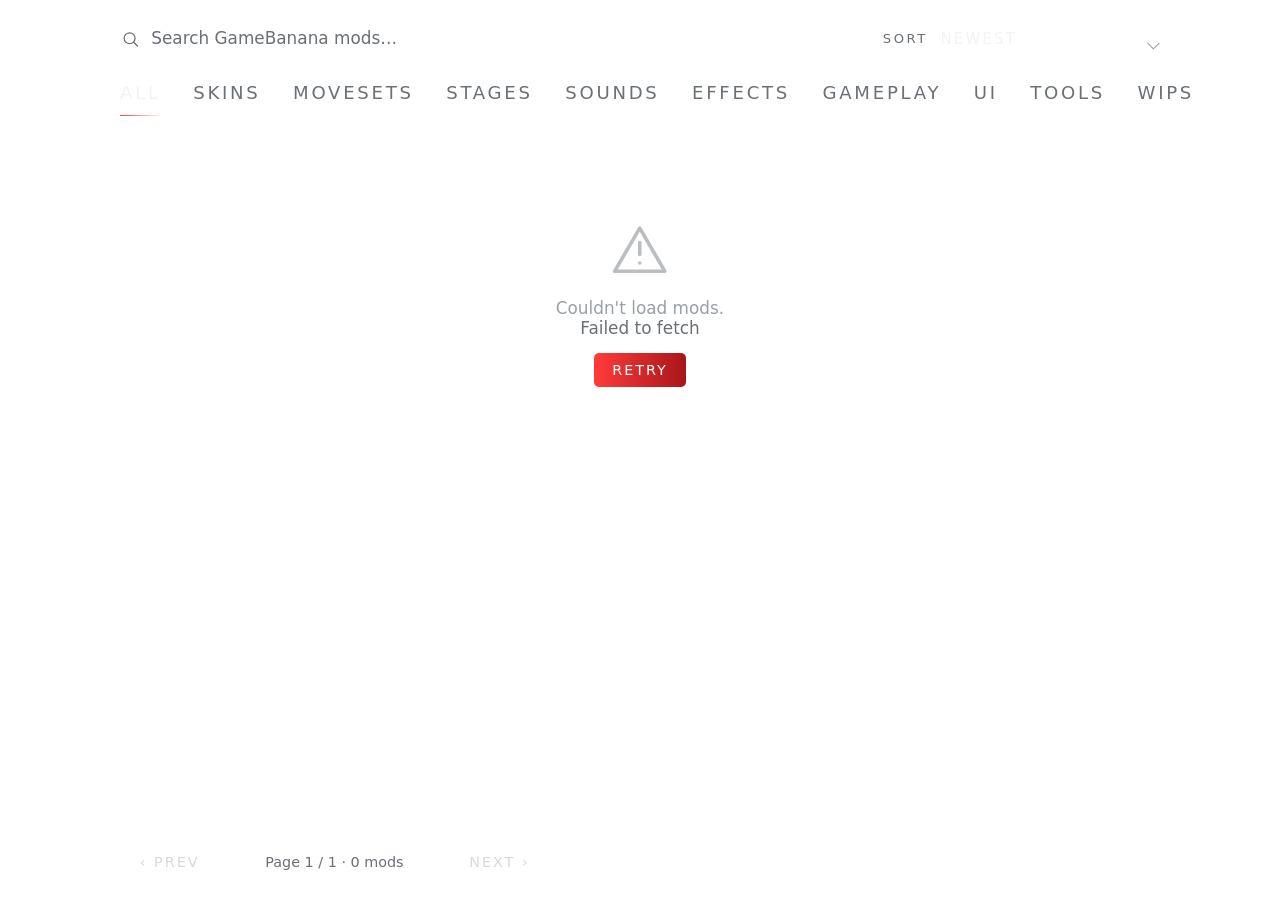
<file: OpenSmash.Launcher/MarketplaceHtml.html>
<!DOCTYPE html>
<html lang="en">
<head>
<meta charset="utf-8">
<meta name="viewport" content="width=device-width, initial-scale=1">
<title>OpenSmash — Browse Mods</title>
<style>
  * { box-sizing: border-box; margin: 0; padding: 0; }

  /* The host draws its chrome in "launcher pixels" (window height / 720) and
   * sizes this view to match. Deriving every size here from the viewport keeps
   * the page in lock-step with that chrome at any window size or DPI. */
  html { font-size: calc(100vh / 72); }   /* 1rem = 10 launcher px */

  :root {
    --panel: rgba(255,255,255,0.035);
    --panel-hi: rgba(255,255,255,0.06);
    --line: rgba(255,255,255,0.09);
    --line-soft: rgba(255,255,255,0.055);
    --text: #f2f3f5;
    --muted: #9aa0a6;
    --dim: #6a7076;
    --accent: #ff3b3b;
    --accent2: #a8161a;
    --ok: #7ee08a;
    --bad: #ff9696;
    --display: "Bahnschrift SemiBold Condensed", "Bahnschrift", "Segoe UI", system-ui, sans-serif;
    --body: "Inter", "Segoe UI", system-ui, sans-serif;
    --pad: 9.6rem;                          /* launcher's 96px content margin */
  }

  html, body { height: 100%; }

  /* Transparent: the launcher paints its own background behind this view, and
   * the marketplace has to sit on it rather than inside its own box. */
  body {
    font-family: var(--body);
    font-size: 1.35rem;
    background: transparent;
    color: var(--text);
    display: flex;
    flex-direction: column;
    overflow: hidden;
    -webkit-font-smoothing: antialiased;
  }

  [hidden] { display: none !important; }

  /* ---------------- browse pane ---------------- */
  #browse {
    display: flex;
    flex-direction: column;
    flex: 1 1 auto;
    min-height: 0;
  }

  /* ---------------- toolbar ---------------- */
  .topbar {
    display: flex;
    align-items: flex-end;
    gap: 2.6rem;
    padding: 1.5rem var(--pad) 0;
    flex: 0 0 auto;
  }

  .search-wrap { position: relative; flex: 1 1 auto; min-width: 20rem; }
  .search-icon {
    position: absolute; left: .1rem; top: 50%; transform: translateY(-50%);
    width: 1.5rem; height: 1.5rem; stroke: var(--dim); fill: none;
    stroke-width: 1.6; stroke-linecap: round; pointer-events: none;
    transition: stroke .15s;
  }
  .search-wrap:focus-within .search-icon { stroke: var(--accent); }

  .search {
    width: 100%;
    padding: .75rem 0 .75rem 2.5rem;
    background: transparent;
    border: 0;
    border-bottom: 1px solid var(--line);
    border-radius: 0;
    color: var(--text);
    font: 1.35rem var(--body);
    outline: none;
    transition: border-color .15s;
  }
  .search::placeholder { color: var(--dim); }
  .search:focus { border-bottom-color: var(--accent); }
  .search::-webkit-search-cancel-button { filter: invert(.62); cursor: pointer; }

  .sort-wrap { position: relative; display: flex; align-items: center; gap: 1rem; padding-bottom: .85rem; }
  .sort-wrap::after {
    content: "";
    position: absolute; right: .15rem; top: 45%;
    width: .62rem; height: .62rem;
    border-right: 1px solid var(--muted);
    border-bottom: 1px solid var(--muted);
    transform: translateY(-50%) rotate(45deg);
    pointer-events: none;
  }
  .sort-label {
    font: 1.05rem var(--display);
    letter-spacing: .2em;
    text-transform: uppercase;
    color: var(--dim);
  }

  .select {
    appearance: none;
    -webkit-appearance: none;
    background: transparent;
    border: 0;
    color: var(--text);
    font: 1.2rem var(--display);
    letter-spacing: .14em;
    text-transform: uppercase;
    padding: 0 2.2rem 0 0;
    cursor: pointer;
    outline: none;
  }
  .select option { background: #101216; color: var(--text); letter-spacing: 0; }

  /* ---------------- category tabs ---------------- */
  .tabs {
    display: flex;
    gap: 2.6rem;
    padding: 1.1rem var(--pad) 0;
    overflow-x: auto;
    overflow-y: hidden;
    border-bottom: 1px solid var(--line-soft);
    flex: 0 0 auto;
    scrollbar-width: none;
  }
  .tabs::-webkit-scrollbar { display: none; }

  .tab {
    position: relative;
    flex: 0 0 auto;
    padding: .8rem 0 1.05rem;
    background: none;
    border: 0;
    color: var(--dim);
    font: 1.45rem var(--display);
    letter-spacing: .15em;
    text-transform: uppercase;
    white-space: nowrap;
    cursor: pointer;
    transition: color .15s;
  }
  .tab:hover { color: var(--text); }
  .tab.active { color: var(--text); }
  .tab.active::after {
    content: "";
    position: absolute;
    left: 0; right: 0; bottom: -1px;
    height: 2px;
    background: linear-gradient(90deg, var(--accent), rgba(255,59,59,.04));
  }

  /* ---------------- scroll area ---------------- */
  .scroll {
    flex: 1 1 auto;
    min-height: 0;
    overflow-y: auto;
    overflow-x: hidden;
    scrollbar-width: thin;
    scrollbar-color: rgba(255,59,59,.55) transparent;
  }
  .scroll::-webkit-scrollbar { width: 9px; }
  .scroll::-webkit-scrollbar-track { background: transparent; }
  .scroll::-webkit-scrollbar-thumb {
    background: rgba(255,59,59,.42);
    border-radius: 6px;
    border: 2px solid transparent;
    background-clip: content-box;
  }
  .scroll::-webkit-scrollbar-thumb:hover { background: rgba(255,59,59,.75); background-clip: content-box; }

  .grid {
    display: grid;
    grid-template-columns: repeat(auto-fill, minmax(23.2rem, 1fr));
    gap: 1.4rem;
    padding: 1.9rem var(--pad) .6rem;
  }

  /* ---------------- card ---------------- */
  .card {
    position: relative;
    display: flex;
    flex-direction: column;
    background: linear-gradient(180deg, rgba(17,18,23,.80), rgba(9,10,13,.72));
    border: 1px solid var(--line-soft);
    border-radius: .7rem;
    overflow: hidden;
    cursor: pointer;
    transition: transform .15s, border-color .15s, box-shadow .15s, background .15s;
  }
  .card:hover, .card:focus-visible {
    transform: translateY(-3px);
    border-color: rgba(255,59,59,.5);
    box-shadow: 0 12px 28px rgba(0,0,0,.6);
    outline: none;
  }
  .card.installed { border-color: rgba(126,224,138,.3); }

  .thumb {
    position: relative;
    width: 100%;
    aspect-ratio: 16 / 9;
    background:
      radial-gradient(circle at 50% 40%, rgba(255,59,59,.14), transparent 62%),
      rgba(255,255,255,.03);
    overflow: hidden;
    flex: 0 0 auto;
    border-bottom: 1px solid var(--line-soft);
  }
  .thumb img {
    width: 100%;
    height: 100%;
    object-fit: cover;
    display: block;
    opacity: 0;
    transition: opacity .25s, transform .35s;
  }
  .thumb img.loaded { opacity: 1; }
  .card:hover .thumb img.loaded { transform: scale(1.04); }
  .thumb .fallback {
    position: absolute;
    inset: 0;
    display: flex;
    align-items: center;
    justify-content: center;
    opacity: .3;
  }
  .thumb .fallback svg { width: 3.4rem; height: 3.4rem; stroke: var(--dim); fill: none; }
  .thumb img.loaded + .fallback { display: none; }

  .peek {
    position: absolute;
    left: 1rem;
    bottom: 1rem;
    padding: .5rem 1rem;
    border-radius: .3rem;
    background: linear-gradient(90deg, var(--accent), var(--accent2));
    color: #fff;
    font: 1.05rem var(--display);
    letter-spacing: .16em;
    text-transform: uppercase;
    opacity: 0;
    transform: translateY(4px);
    pointer-events: none;
    transition: opacity .18s, transform .18s;
    box-shadow: 0 6px 18px rgba(0,0,0,.55);
    white-space: nowrap;
  }
  .card:hover .peek, .card:focus-visible .peek { opacity: 1; transform: none; }

  .badge {
    position: absolute;
    left: .8rem;
    top: .8rem;
    padding: .35rem .7rem;
    border-radius: .25rem;
    background: rgba(0,0,0,.66);
    font: 1rem var(--display);
    letter-spacing: .16em;
    text-transform: uppercase;
    color: #d6d9dd;
    max-width: calc(100% - 1.6rem);
    overflow: hidden;
    text-overflow: ellipsis;
    white-space: nowrap;
  }
  .badge.installed { left: auto; right: .8rem; background: rgba(11,32,18,.85); color: var(--ok); }

  .body {
    display: flex;
    flex-direction: column;
    gap: .5rem;
    padding: 1.1rem 1.2rem 1.2rem;
    flex: 1 1 auto;
  }

  .title {
    font: 1.55rem/1.24 var(--display);
    letter-spacing: .04em;
    text-transform: uppercase;
    display: -webkit-box;
    -webkit-line-clamp: 2;
    -webkit-box-orient: vertical;
    overflow: hidden;
    min-height: 2.48em;
  }

  .author {
    font: 1.2rem var(--body);
    color: var(--muted);
    overflow: hidden;
    text-overflow: ellipsis;
    white-space: nowrap;
  }

  .stats {
    display: flex;
    gap: 1.2rem;
    font: 1.1rem var(--body);
    color: var(--dim);
    margin-top: auto;
    padding-top: .4rem;
  }
  .stat { display: inline-flex; align-items: center; gap: .4rem; }
  .stat svg { width: 1.25rem; height: 1.25rem; flex: 0 0 auto; opacity: .8; }

  /* ---------------- buttons ---------------- */
  .btn {
    border: none;
    border-radius: .4rem;
    padding: .8rem 1.3rem;
    font: 1.15rem var(--display);
    letter-spacing: .14em;
    text-transform: uppercase;
    cursor: pointer;
    transition: filter .15s, background .15s, border-color .15s, color .15s, opacity .15s;
  }
  .btn:disabled { cursor: not-allowed; opacity: .4; }

  .btn-primary {
    color: #fff;
    background: linear-gradient(90deg, var(--accent), var(--accent2));
  }
  .btn-primary:not(:disabled):hover { filter: brightness(1.16); }

  .btn-ghost {
    display: inline-flex;
    align-items: center;
    gap: .7rem;
    color: var(--text);
    background: transparent;
    border: 1px solid var(--line);
  }
  .btn-ghost:not(:disabled):hover { background: rgba(255,255,255,.06); border-color: rgba(255,255,255,.2); }
  .btn-ghost svg { width: 1.35rem; height: 1.35rem; stroke: currentColor; fill: none; stroke-width: 2; }

  .btn-remove {
    color: #fff;
    background: transparent;
    border: 1px solid rgba(126,224,138,.4);
    color: var(--ok);
  }
  .btn-remove:not(:disabled):hover { background: rgba(126,224,138,.16); }

  /* ---------------- states ---------------- */
  .state {
    grid-column: 1 / -1;
    display: flex;
    flex-direction: column;
    align-items: center;
    justify-content: center;
    gap: 1.2rem;
    padding: 6.4rem 2.4rem;
    color: var(--muted);
    text-align: center;
    font-size: 1.35rem;
  }
  .state .icon { opacity: .45; }
  .state .icon svg { width: 4.6rem; height: 4.6rem; stroke: var(--dim); fill: none; }

  .spinner {
    width: 2.6rem; height: 2.6rem;
    border: 3px solid rgba(255,59,59,.22);
    border-top-color: var(--accent);
    border-radius: 50%;
    animation: spin .85s linear infinite;
  }
  @keyframes spin { to { transform: rotate(360deg); } }

  /* ---------------- pagination ---------------- */
  .pager {
    display: flex;
    align-items: center;
    justify-content: flex-start;
    gap: 1.2rem;
    padding: .9rem var(--pad) 1.6rem;
    flex: 0 0 auto;
  }
  .pager .info { font: 1.15rem var(--body); color: var(--dim); min-width: 16rem; text-align: center; }
  .pager .btn {
    background: transparent;
    border: 1px solid var(--line-soft);
    color: var(--muted);
    padding: .7rem 1.5rem;
  }
  .pager .btn:not(:disabled):hover { border-color: rgba(255,59,59,.55); color: #fff; background: rgba(255,59,59,.1); }

  /* ---------------- detail view ---------------- */
  #detail {
    display: flex;
    flex-direction: column;
    flex: 1 1 auto;
    min-height: 0;
  }

  .detail-bar {
    display: flex;
    align-items: center;
    justify-content: space-between;
    gap: 1.2rem;
    padding: 1rem var(--pad) .2rem;
    flex: 0 0 auto;
  }

  .detail-bar .btn-text {
    display: inline-flex;
    align-items: center;
    gap: .8rem;
    padding: .4rem 0;
    background: none;
    border: 0;
    color: var(--muted);
    font: 1.25rem var(--display);
    letter-spacing: .16em;
    text-transform: uppercase;
    cursor: pointer;
    transition: color .15s;
  }
  .detail-bar .btn-text:hover { color: #fff; }
  .detail-bar .btn-text svg { width: 1.4rem; height: 1.4rem; stroke: currentColor; fill: none; stroke-width: 2; transition: stroke .15s; }
  .detail-bar .btn-text:hover svg { stroke: var(--accent); }

  .detail-inner {
    display: grid;
    grid-template-columns: minmax(0, 0.92fr) minmax(0, 1fr);
    gap: 3.6rem;
    padding: 1.4rem var(--pad) 4rem;
    align-items: start;
  }

  .gallery {
    position: sticky;
    /* Matches .detail-inner's top padding so the gallery has zero travel: it is
     * already inside the sticky band when the view opens. */
    top: 1.4rem;
    align-self: start;
    display: flex;
    flex-direction: column;
    gap: 1rem;
    min-width: 0;
  }

  .stage {
    position: relative;
    border-radius: .7rem;
    overflow: hidden;
    border: 1px solid var(--line-soft);
    background:
      radial-gradient(circle at 50% 45%, rgba(255,59,59,.12), transparent 65%),
      rgba(255,255,255,.03);
  }
  .stage .frame {
    aspect-ratio: 16 / 9;
    display: flex;
    align-items: center;
    justify-content: center;
  }
  .stage img {
    width: 100%;
    height: 100%;
    object-fit: contain;
    display: block;
    opacity: 0;
    transition: opacity .2s;
  }
  .stage img.loaded { opacity: 1; }
  .stage .empty {
    position: absolute;
    inset: 0;
    display: flex;
    align-items: center;
    justify-content: center;
    color: var(--dim);
  }
  .stage .empty svg { width: 4.4rem; height: 4.4rem; stroke: var(--dim); fill: none; }

  .nav {
    position: absolute;
    top: 50%;
    transform: translateY(-50%);
    width: 3.6rem;
    height: 3.6rem;
    border-radius: .4rem;
    border: 1px solid rgba(255,255,255,.16);
    background: rgba(0,0,0,.66);
    color: #fff;
    font-size: 2rem;
    line-height: 1;
    display: grid;
    place-items: center;
    cursor: pointer;
    padding-bottom: .3rem;
    transition: background .15s, opacity .15s, border-color .15s;
    z-index: 2;
  }
  .nav:hover { background: rgba(255,59,59,.9); border-color: transparent; }
  .nav:disabled { opacity: 0; pointer-events: none; }
  .nav.prev { left: 1rem; }
  .nav.next { right: 1rem; }

  .strip {
    display: flex;
    gap: .8rem;
    overflow-x: auto;
    padding: .2rem .2rem .6rem;
    scrollbar-width: thin;
    scrollbar-color: rgba(255,255,255,.2) transparent;
  }
  .strip::-webkit-scrollbar { height: 6px; }
  .strip::-webkit-scrollbar-thumb { background: rgba(255,255,255,.18); border-radius: 3px; }

  .strip button {
    flex: 0 0 8.8rem;
    height: 5rem;
    padding: 0;
    border-radius: .35rem;
    overflow: hidden;
    border: 2px solid transparent;
    background: rgba(255,255,255,.05);
    cursor: pointer;
    opacity: .55;
    transition: opacity .15s, border-color .15s;
  }
  .strip button img { width: 100%; height: 100%; object-fit: cover; display: block; }
  .strip button:hover { opacity: .9; }
  .strip button.active { border-color: var(--accent); opacity: 1; }

  .info { min-width: 0; }

  .crumb {
    font: 1.05rem var(--display);
    letter-spacing: .2em;
    text-transform: uppercase;
    color: var(--dim);
    display: flex;
    flex-wrap: wrap;
    gap: .6rem;
    align-items: center;
  }
  .crumb i { font-style: normal; opacity: .45; }

  h1.d-title {
    font: 3.4rem/1.06 var(--display);
    letter-spacing: .035em;
    text-transform: uppercase;
    margin: .9rem 0 .8rem;
    word-break: break-word;
  }

  .byline { font-size: 1.3rem; color: var(--muted); }
  .byline b { color: var(--text); font-weight: 600; }

  .stats-big {
    display: flex;
    gap: 2.8rem;
    margin: 1.6rem 0 1.8rem;
    padding: 1.3rem 0;
    border-top: 1px solid var(--line-soft);
    border-bottom: 1px solid var(--line-soft);
  }
  .stats-big .stat {
    display: flex;
    flex-direction: column;
    align-items: flex-start;
    gap: .2rem;
    font: 1rem var(--display);
    letter-spacing: .18em;
    text-transform: uppercase;
    color: var(--dim);
  }
  .stats-big .stat b {
    font: 1.9rem var(--display);
    color: var(--text);
    letter-spacing: .02em;
    text-transform: none;
  }

  .desc {
    font-size: 1.35rem;
    line-height: 1.75;
    color: #c9ced4;
    white-space: pre-wrap;
    word-break: break-word;
    overflow-wrap: anywhere;
  }
  .desc-placeholder { font-size: 1.3rem; color: var(--dim); font-style: italic; }

  .tags { display: flex; flex-wrap: wrap; gap: .6rem; margin-top: 1.6rem; }
  .tag {
    padding: .35rem .8rem;
    border-radius: .25rem;
    background: rgba(255,255,255,.035);
    border: 1px solid var(--line-soft);
    font: 1rem var(--display);
    letter-spacing: .16em;
    text-transform: uppercase;
    color: var(--muted);
  }

  .sec-head {
    display: flex;
    align-items: center;
    justify-content: space-between;
    gap: 1.2rem;
    margin: 2.6rem 0 1.1rem;
  }
  .sec-head h2 {
    font: 1.3rem var(--display);
    letter-spacing: .18em;
    text-transform: uppercase;
    color: var(--muted);
  }
  .sec-head .count { color: var(--dim); }

  .file {
    display: flex;
    align-items: center;
    gap: 1.2rem;
    padding: 1.1rem 1.3rem;
    border: 1px solid var(--line-soft);
    border-radius: .6rem;
    background: rgba(255,255,255,.022);
  }
  .file + .file { margin-top: .8rem; }
  .file.archived { opacity: .55; }

  .f-icon {
    flex: 0 0 3.4rem;
    width: 3.4rem;
    height: 3.4rem;
    border-radius: .45rem;
    background: rgba(255,59,59,.11);
    border: 1px solid rgba(255,59,59,.2);
    display: grid;
    place-items: center;
    color: #ff8a8a;
  }
  .f-icon svg { width: 1.7rem; height: 1.7rem; stroke: currentColor; fill: none; stroke-width: 1.8; stroke-linecap: round; stroke-linejoin: round; }

  .f-main { flex: 1 1 auto; min-width: 0; }
  .f-name {
    font: 1.28rem var(--body);
    font-weight: 600;
    overflow: hidden;
    text-overflow: ellipsis;
    white-space: nowrap;
  }
  .f-meta { font-size: 1.1rem; color: var(--dim); margin-top: .3rem; }

  .installed-note {
    display: flex;
    align-items: center;
    gap: .8rem;
    padding: .9rem 1.3rem;
    border-radius: .5rem;
    background: rgba(126,224,138,.08);
    border: 1px solid rgba(126,224,138,.28);
    color: var(--ok);
    font: 1.2rem var(--body);
    margin-bottom: 1rem;
  }
  .installed-note svg { width: 1.4rem; height: 1.4rem; stroke: currentColor; fill: none; stroke-width: 2.4; }

  /* ---------------- UMC moveset panel ---------------- */
  .umc {
    margin-top: 2.4rem;
    border: 1px solid var(--line-soft);
    border-left: 2px solid rgba(255,59,59,.55);
    border-radius: .5rem;
    background: rgba(255,255,255,.022);
    padding: 1.4rem 1.6rem 1.5rem;
  }
  .umc-head {
    display: flex;
    align-items: baseline;
    justify-content: space-between;
    gap: 1.2rem;
  }
  .umc-head h2 {
    font: 1.3rem var(--display);
    letter-spacing: .18em;
    text-transform: uppercase;
    color: var(--text);
  }
  .umc-head h2 em { font-style: normal; color: var(--accent); }
  .umc-head .umc-link {
    background: none;
    border: 0;
    padding: .2rem 0;
    color: var(--muted);
    font: 1.1rem var(--display);
    letter-spacing: .16em;
    text-transform: uppercase;
    cursor: pointer;
    white-space: nowrap;
    transition: color .15s;
  }
  .umc-head .umc-link:hover { color: #fff; }

  .umc-grid {
    display: grid;
    grid-template-columns: repeat(auto-fit, minmax(13rem, 1fr));
    gap: 1.2rem 2rem;
    margin-top: 1.4rem;
  }
  .umc-cell { display: flex; flex-direction: column; gap: .35rem; min-width: 0; }
  .umc-k {
    font: 1rem var(--display);
    letter-spacing: .18em;
    text-transform: uppercase;
    color: var(--dim);
  }
  .umc-v { font-size: 1.3rem; color: var(--text); }
  .umc-v a { color: var(--text); text-decoration: none; border-bottom: 1px solid rgba(255,255,255,.2); }
  .umc-v a:hover { color: #fff; border-bottom-color: var(--accent); }

  .umc-deps { display: flex; flex-wrap: wrap; align-items: center; gap: .5rem; margin-top: 1.3rem; }
  .umc-deps .umc-k { margin-right: .3rem; }
  .umc-deps i {
    font-style: normal;
    font-size: 1.08rem;
    color: var(--muted);
    border: 1px solid var(--line-soft);
    border-radius: .25rem;
    padding: .25rem .6rem;
  }

  /* Requirement chips: green when satisfied, red with a Get button when not. */
  .req {
    display: inline-flex;
    align-items: center;
    gap: .6rem;
    padding: .3rem .7rem;
    border: 1px solid var(--line-soft);
    border-radius: .25rem;
    background: rgba(255,255,255,.02);
    font-size: 1.1rem;
    color: var(--muted);
  }
  .req .dot { width: .55rem; height: .55rem; border-radius: 50%; background: var(--dim); flex: 0 0 auto; }
  .req.ok { color: var(--text); border-color: rgba(126,224,138,.32); }
  .req.ok .dot { background: var(--ok); }
  .req.missing { color: #ffd3d3; border-color: rgba(255,59,59,.38); background: rgba(255,59,59,.06); }
  .req.missing .dot { background: var(--accent); }
  .req button {
    background: none;
    border: 0;
    padding: 0 .2rem;
    color: var(--accent);
    font: 1.05rem var(--display);
    letter-spacing: .12em;
    text-transform: uppercase;
    cursor: pointer;
  }
  .req button:hover { color: #fff; }
  .req button:disabled { color: var(--dim); cursor: default; }
  .req.pending { color: var(--muted); border-style: dashed; border-color: var(--line); }
  .req.pending .dot { background: var(--muted); }

  /* One press to install every missing requirement. */
  .req-all {
    margin-left: auto;
    padding: .38rem .85rem;
    border: 1px solid rgba(255,59,59,.5);
    border-radius: .25rem;
    background: rgba(255,59,59,.1);
    color: #fff;
    font: 1.05rem var(--display);
    letter-spacing: .14em;
    text-transform: uppercase;
    cursor: pointer;
  }
  .req-all:hover { background: var(--accent); border-color: var(--accent); }
  .req-all:disabled { opacity: .45; cursor: default; background: rgba(255,59,59,.1); }

  /* ---------------- requirement prompt ---------------- */
  .modal {
    position: fixed;
    inset: 0;
    z-index: 80;
    display: flex;
    align-items: center;
    justify-content: center;
    padding: 3rem;
    background: rgba(4,5,7,.74);
  }
  .sheet {
    width: 62rem;
    max-width: 100%;
    max-height: 100%;
    overflow-y: auto;
    background: linear-gradient(180deg, rgba(20,21,26,.99), rgba(10,11,14,.99));
    border: 1px solid var(--line);
    border-radius: .8rem;
    box-shadow: 0 30px 80px rgba(0,0,0,.75);
    padding: 2.2rem 2.4rem 2rem;
  }
  .sheet .eyebrow {
    font: 1.1rem var(--display);
    letter-spacing: .2em;
    text-transform: uppercase;
    color: var(--accent);
  }
  .sheet .sheet-title {
    font: 2.5rem/1.05 var(--display);
    letter-spacing: .03em;
    text-transform: uppercase;
    margin: .8rem 0 .6rem;
  }
  .sheet p { font-size: 1.3rem; line-height: 1.6; color: var(--muted); }
  .sheet ul { list-style: none; margin: 1.6rem 0 0; display: flex; flex-direction: column; gap: .7rem; }
  .sheet li {
    display: flex;
    align-items: center;
    gap: 1rem;
    padding: .9rem 1.1rem;
    border: 1px solid var(--line-soft);
    border-radius: .45rem;
    background: rgba(255,255,255,.02);
    font-size: 1.25rem;
    color: var(--text);
  }
  .sheet li .grow { flex: 1 1 auto; min-width: 0; }
  .sheet li small { display: block; margin-top: .2rem; color: var(--dim); font-size: 1.05rem; }
  .sheet-actions { display: flex; flex-wrap: wrap; justify-content: flex-end; gap: 1rem; margin-top: 2.2rem; }
  .umc-note { margin-top: 1.1rem; font-size: 1.2rem; line-height: 1.6; color: var(--dim); }
  .umc-note b { color: var(--muted); font-weight: 600; }
  .umc-loading { margin-top: 1.2rem; font-size: 1.2rem; color: var(--dim); }

  /* ---------------- toasts ---------------- */
  .toasts {
    position: fixed;
    right: var(--pad);
    bottom: 1.6rem;
    display: flex;
    flex-direction: column;
    gap: .8rem;
    z-index: 50;
    pointer-events: none;
    max-width: 34rem;
  }
  .toast {
    padding: 1rem 1.3rem;
    border-radius: .45rem;
    background: rgba(16,18,22,.97);
    border: 1px solid var(--line);
    border-left: 2px solid var(--accent);
    box-shadow: 0 10px 26px rgba(0,0,0,.6);
    font: 1.25rem var(--body);
    color: var(--text);
    animation: slide .18s ease-out;
  }
  .toast.ok { border-left-color: var(--ok); }
  .toast.bad { border-left-color: var(--bad); }
  .toast small { display: block; color: var(--muted); margin-top: .3rem; font-size: 1.12rem; }
  @keyframes slide { from { opacity: 0; transform: translateY(8px); } to { opacity: 1; transform: none; } }

  .progress {
    height: 6px;
    margin-top: .8rem;
    border-radius: 3px;
    background: rgba(255,255,255,.12);
    overflow: hidden;
  }
  .progress > i {
    display: block;
    height: 100%;
    width: 0;
    background: linear-gradient(90deg, var(--accent), #ff8a5c);
    transition: width .18s linear;
  }

  @media (max-aspect-ratio: 3/2) {
    .detail-inner { grid-template-columns: minmax(0, 1fr); gap: 2rem; }
    .gallery { position: static; }
    h1.d-title { font-size: 2.8rem; }
  }
</style>
</head>
<body>

<div id="browse">
  <div class="topbar">
    <div class="search-wrap">
      <svg class="search-icon" viewBox="0 0 24 24">
        <circle cx="11" cy="11" r="7"></circle><line x1="16.5" y1="16.5" x2="21" y2="21"></line>
      </svg>
      <input id="search" class="search" type="search" placeholder="Search GameBanana mods…" autocomplete="off" spellcheck="false">
    </div>
    <div class="sort-wrap">
      <span class="sort-label">Sort</span>
      <select id="sort" class="select" title="Sort order">
        <option value="Generic_Newest">Newest</option>
        <option value="Generic_MostLiked">Most liked</option>
        <option value="Generic_MostDownloaded">Most downloaded</option>
        <option value="Generic_MostViewed">Most viewed</option>
        <option value="Generic_LastUpdated">Last updated</option>
      </select>
    </div>
  </div>

  <div class="tabs" id="tabs"></div>

  <div class="scroll" id="scroll">
    <div class="grid" id="grid"></div>
  </div>

  <div class="pager">
    <button class="btn" id="prev" disabled>‹ Prev</button>
    <span class="info" id="pageInfo">Page 1</span>
    <button class="btn" id="next" disabled>Next ›</button>
  </div>
</div>

<div id="detail" hidden>
  <div class="detail-bar">
    <button class="btn-text" id="backBtn" title="Back to the mod list">
      <svg viewBox="0 0 24 24" stroke-linecap="round" stroke-linejoin="round"><path d="M19 12H5"></path><path d="m12 19-7-7 7-7"></path></svg>
      All mods
    </button>
    <button class="btn btn-ghost" id="externalBtn" title="Open this submission on GameBanana">
      GameBanana
      <svg viewBox="0 0 24 24" stroke-linecap="round" stroke-linejoin="round"><path d="M18 13v6a2 2 0 0 1-2 2H5a2 2 0 0 1-2-2V8a2 2 0 0 1 2-2h6"></path><path d="M15 3h6v6"></path><path d="M10 14 21 3"></path></svg>
    </button>
  </div>

  <div class="scroll" id="detailScroll">
    <div class="detail-inner">
      <div class="gallery">
        <div class="stage">
          <div class="frame" id="stageFrame"></div>
          <button class="nav prev" id="prevImg" title="Previous image">‹</button>
          <button class="nav next" id="nextImg" title="Next image">›</button>
        </div>
        <div class="strip" id="strip"></div>
      </div>

      <div class="info">
        <div class="crumb" id="dCrumb"></div>
        <h1 class="d-title" id="dTitle"></h1>
        <div class="byline" id="dByline"></div>
        <div class="stats-big" id="dStats"></div>
        <div id="dUmc"></div>
        <div id="dDesc"></div>
        <div class="tags" id="dTags"></div>
        <div id="dFiles"></div>
      </div>
    </div>
  </div>
</div>

<div class="toasts" id="toasts"></div>

<div class="modal" id="reqModal" hidden>
  <div class="sheet" role="dialog" aria-modal="true" aria-labelledby="reqTitle">
    <div class="eyebrow">Requirements missing</div>
    <div class="sheet-title" id="reqTitle"></div>
    <p id="reqBody"></p>
    <ul id="reqList"></ul>
    <div class="sheet-actions">
      <button class="btn btn-ghost" id="reqCancel">Cancel</button>
      <button class="btn btn-ghost" id="reqAnyway">Download mod only</button>
      <button class="btn btn-primary" id="reqInstallAll">Install requirements + mod</button>
    </div>
  </div>
</div>

<script>
"use strict";

window.addEventListener("opensmashlocalechange", () => renderPager());

/* ------------------------------------------------------------------ *
 * Bridge to the WinForms host (no-ops when opened in a plain browser)
 * ------------------------------------------------------------------ */
const bridge = (() => {
  const wv = window.chrome && window.chrome.webview;
  return {
    available: !!wv,
    post(type, data) {
      if (!wv) { console.log("[host]", type, data || {}); return; }
      wv.postMessage(Object.assign({ type }, data || {}));
    }
  };
})();

/* Host calls these. */
window.__osm = {
  setInstalled(ids) {
    state.installed = new Set((ids || []).map(String));
    if (state.detail) renderDetail();
    else render();
  },
  setInventory(inventory) {
    inventory = inventory || {};
    state.inventory = {
      moddingReady: !!inventory.moddingReady,
      plugins: Array.isArray(inventory.plugins) ? inventory.plugins : [],
      mods: Array.isArray(inventory.mods) ? inventory.mods : [],
      loaders: inventory.loaders || {}
    };
    // Requirement chips and the install prompt both read the inventory.
    if (state.detail) renderUmc();
  },
  status(payload) {
    payload = payload || {};
    const id = String(payload.modId || "global");
    state.jobs.set(id, {
      state: payload.state || "info",
      message: payload.message || "",
      percent: Number(payload.percent) || 0
    });
    applyJobStatus();
    showToast(payload);

    if (payload.state === "done" || payload.state === "error") {
      // A finished requirement stops being "installing"; a failed one becomes
      // clickable again.
      for (let i = pendingRequirements.length - 1; i >= 0; i--) {
        if (pendingRequirements[i].id === id) pendingRequirements.splice(i, 1);
      }
      if (state.detail) renderUmc();
    }

    // A finished (or failed) job releases the next queued install.
    if (payload.state === "done" || payload.state === "error") {
      setTimeout(releaseInstallQueue, 250);
    }
  }
};

/* ------------------------------------------------------------------ *
 * State
 * ------------------------------------------------------------------ */
const GAME_ID = "6498"; // Super Smash Bros. Ultimate

const CATEGORIES = [
  { key: "all",      label: "All",      model: "Mod",  id: null },
  { key: "skins",    label: "Skins",    model: "Mod",  id: 3330 },
  { key: "movesets", label: "Movesets", model: "Mod",  id: 3325 },
  { key: "stages",   label: "Stages",   model: "Mod",  id: 6089 },
  { key: "sounds",   label: "Sounds",   model: "Sound", id: null },
  { key: "effects",  label: "Effects",  model: "Mod",  id: 1177 },
  { key: "gameplay", label: "Gameplay", model: "Mod",  id: 26521 },
  { key: "ui",       label: "UI",       model: "Mod",  id: 1760 },
  { key: "tools",    label: "Tools",    model: "Tool", id: null },
  { key: "wips",     label: "WiPs",     model: "Wip",  id: null }
];

const PER_PAGE = 20;

const state = {
  category: "all",
  sort: "Generic_Newest",
  search: "",
  page: 0,
  total: 0,
  perPage: PER_PAGE,
  installed: new Set(),
  jobs: new Map(),
  inventory: { moddingReady: false, plugins: [], mods: [], loaders: {} },
  records: [],
  loading: false,
  error: "",
  requestSeq: 0,
  detail: null,
  browseScroll: 0
};

/* ------------------------------------------------------------------ *
 * DOM
 * ------------------------------------------------------------------ */
const el = {
  browse:    document.getElementById("browse"),
  detail:    document.getElementById("detail"),
  tabs:      document.getElementById("tabs"),
  grid:      document.getElementById("grid"),
  scroll:    document.getElementById("scroll"),
  search:    document.getElementById("search"),
  sort:      document.getElementById("sort"),
  prev:      document.getElementById("prev"),
  next:      document.getElementById("next"),
  pageInfo:  document.getElementById("pageInfo"),
  toasts:    document.getElementById("toasts"),

  reqModal:     document.getElementById("reqModal"),
  reqTitle:     document.getElementById("reqTitle"),
  reqBody:      document.getElementById("reqBody"),
  reqList:      document.getElementById("reqList"),
  reqCancel:    document.getElementById("reqCancel"),
  reqAnyway:    document.getElementById("reqAnyway"),
  reqInstallAll: document.getElementById("reqInstallAll"),

  backBtn:   document.getElementById("backBtn"),
  externalBtn: document.getElementById("externalBtn"),
  detailScroll: document.getElementById("detailScroll"),
  stageFrame: document.getElementById("stageFrame"),
  prevImg:   document.getElementById("prevImg"),
  nextImg:   document.getElementById("nextImg"),
  strip:     document.getElementById("strip"),
  dCrumb:    document.getElementById("dCrumb"),
  dTitle:    document.getElementById("dTitle"),
  dByline:   document.getElementById("dByline"),
  dStats:    document.getElementById("dStats"),
  dDesc:     document.getElementById("dDesc"),
  dTags:     document.getElementById("dTags"),
  dUmc:      document.getElementById("dUmc"),
  dFiles:    document.getElementById("dFiles")
};

/* ------------------------------------------------------------------ *
 * Helpers
 * ------------------------------------------------------------------ */
function escapeHtml(value) {
  return String(value == null ? "" : value)
    .replace(/&/g, "&amp;")
    .replace(/</g, "&lt;")
    .replace(/>/g, "&gt;")
    .replace(/"/g, "&quot;")
    .replace(/'/g, "&#39;");
}

function escapeAttr(value) {
  return escapeHtml(value);
}

const compactFmt = new Intl.NumberFormat(undefined, { notation: "compact", maximumFractionDigits: 1 });
const plainFmt = new Intl.NumberFormat();

function formatNumber(n) {
  const value = Number(n) || 0;
  return value >= 10000 ? compactFmt.format(value) : plainFmt.format(value);
}

function formatBytes(bytes) {
  const value = Number(bytes) || 0;
  if (value <= 0) return "";
  const units = ["B", "KB", "MB", "GB"];
  let index = 0;
  let size = value;
  while (size >= 1024 && index < units.length - 1) { size /= 1024; index++; }
  return (size >= 10 || index === 0 ? Math.round(size) : size.toFixed(1)) + " " + units[index];
}

function formatDate(unixSeconds) {
  const value = Number(unixSeconds);
  if (!value) return "";
  const date = new Date(value * 1000);
  if (isNaN(date.getTime())) return "";
  return date.toLocaleDateString(undefined, { year: "numeric", month: "short", day: "numeric" });
}

function currentCategory() {
  return CATEGORIES.find(c => c.key === state.category) || CATEGORIES[0];
}

/* GameBanana apiv12 nests preview media as an object:
 *   _aPreviewMedia: { _aImages: [ { _sBaseUrl, _sFile, _sFile220, ... } ] }
 * Older code indexed it as an array, which is why thumbnails never loaded. */
function imagesOf(mod) {
  const media = mod && mod._aPreviewMedia;
  const images = media && media._aImages;
  return Array.isArray(images) ? images.filter(Boolean) : [];
}

function imageUrl(image, size) {
  if (!image) return "";

  const base = image._sBaseUrl || "";
  let file;
  if (size === "thumb") {
    file = image._sFile220 || image._sFile100 || image._sFile530 || image._sFile;
  } else {
    // Not every upload has the 530px rendition; fall back to the original.
    file = image._sFile530 || image._sFile220 || image._sFile;
  }

  if (!file) return "";
  if (/^https?:/i.test(file)) return file;
  return base ? base + "/" + file : file;
}

function thumbnailUrl(mod) {
  const images = imagesOf(mod);
  if (images.length) {
    const url = imageUrl(images[0], "thumb");
    if (url) return url;
  }
  return mod._sImageUrl || mod._sThumbnailUrl || mod._sScreenshotUrl || "";
}

function modId(mod) {
  return String(mod && mod._idRow != null ? mod._idRow : "");
}

function modName(mod) {
  return (mod && mod._sName) || "Unknown mod";
}

function modModel(mod) {
  const model = mod && mod._sModelName;
  return model && /^[A-Za-z]+$/.test(model) ? model : "Mod";
}

function modAuthor(mod) {
  const submitter = mod && mod._aSubmitter;
  return (submitter && (submitter._sName || submitter._sUsername)) || "Unknown author";
}

function modCategory(mod) {
  const sub = mod && mod._aSubCategory;
  const root = mod && mod._aRootCategory;
  const sup = mod && mod._aSuperCategory;
  return (sub && sub._sName) || (root && root._sName) || (sup && sup._sName) || "Mod";
}

function modProfileUrl(mod) {
  if (mod && mod._sProfileUrl) return mod._sProfileUrl;
  const id = modId(mod);
  return id ? "https://gamebanana.com/mods/" + id : "https://gamebanana.com/games/" + GAME_ID;
}

/* GameBanana descriptions are HTML. Rather than trust third-party markup in our
 * own document, flatten it to readable plain text and render it with
 * white-space:pre-wrap. */
function htmlToText(html) {
  let text = String(html == null ? "" : html);
  if (!text) return "";

  text = text
    .replace(/<br\s*\/?>/gi, "\n")
    .replace(/<\/(p|div|li|h[1-6]|tr)>/gi, "\n")
    .replace(/<li[^>]*>/gi, "• ")
    .replace(/<img[^>]*>/gi, "")
    .replace(/<[^>]+>/g, "");

  text = text
    .replace(/&nbsp;/gi, " ")
    .replace(/&amp;/gi, "&")
    .replace(/&lt;/gi, "<")
    .replace(/&gt;/gi, ">")
    .replace(/&quot;/gi, "\"")
    .replace(/&#0*39;/g, "'")
    .replace(/&#x27;/gi, "'")
    .replace(/&#(\d+);/g, (match, code) => String.fromCharCode(Number(code)));

  return text
    .replace(/[ \t]+\n/g, "\n")
    .replace(/\n{3,}/g, "\n\n")
    .trim();
}

/* Inline SVG icons render identically everywhere; emoji glyphs fall back to
 * boxes/missing glyphs depending on the installed fonts. */
const ICON = {
  eye: '<svg viewBox="0 0 24 24" fill="none" stroke="currentColor" stroke-width="2" stroke-linecap="round" stroke-linejoin="round"><path d="M1.8 12S5.8 5 12 5s10.2 7 10.2 7-4 7-10.2 7S1.8 12 1.8 12Z"/><circle cx="12" cy="12" r="3"/></svg>',
  heart: '<svg viewBox="0 0 24 24" fill="none" stroke="currentColor" stroke-width="2" stroke-linecap="round" stroke-linejoin="round"><path d="M20.8 5.6a5.2 5.2 0 0 0-7.4 0L12 7l-1.4-1.4a5.2 5.2 0 0 0-7.4 7.4L12 21.5l8.8-8.5a5.2 5.2 0 0 0 0-7.4Z"/></svg>',
  download: '<svg viewBox="0 0 24 24" fill="none" stroke="currentColor" stroke-width="2" stroke-linecap="round" stroke-linejoin="round"><path d="M12 3v12"></path><path d="m7 10 5 5 5-5"></path><path d="M4 21h16"/></svg>',
  image: '<svg viewBox="0 0 24 24" fill="none" stroke="currentColor" stroke-width="1.5" stroke-linecap="round" stroke-linejoin="round"><rect x="3" y="3" width="18" height="18" rx="2"/><circle cx="8.5" cy="8.5" r="1.5"/><path d="m21 15-5-5L5 21"/></svg>',
  search: '<svg viewBox="0 0 24 24" fill="none" stroke="currentColor" stroke-width="1.5" stroke-linecap="round"><circle cx="11" cy="11" r="7"/><line x1="16.5" y1="16.5" x2="21" y2="21"/></svg>',
  alert: '<svg viewBox="0 0 24 24" fill="none" stroke="currentColor" stroke-width="1.5" stroke-linecap="round" stroke-linejoin="round"><path d="M12 3 1.5 21h21L12 3Z"/><line x1="12" y1="9" x2="12" y2="14"/><line x1="12" y1="17.5" x2="12.01" y2="17.5"/></svg>',
  file: '<svg viewBox="0 0 24 24"><path d="M14 3H7a2 2 0 0 0-2 2v14a2 2 0 0 0 2 2h10a2 2 0 0 0 2-2V8Z"/><path d="M14 3v5h5"/></svg>',
  check: '<svg viewBox="0 0 24 24"><path d="m4 12.5 5 5L20 6.5"/></svg>'
};

/* ------------------------------------------------------------------ *
 * UMC — Ultimate Moveset Compatibility
 * ------------------------------------------------------------------ *
 * UMC tracks every custom SSBU moveset (vanilla fighter, cells, plugin
 * dependencies) and links each entry back to its GameBanana submission,
 * so movesets can show data GameBanana itself doesn't expose.
 */
const UMC = {
  api: "https://ultimatemovesetcompatibility.onrender.com/api",
  site: "https://lilylavender.github.io/UltimateMovesetCompatibility/",
  index: null,             // [entry] from /movesets
  pending: null,
  error: "",
  details: new Map(),      // movesetId -> Promise<detail|null>
  matches: new Map()       // modId -> detail entry
};

function umcSiteUrl(movesetId) {
  return UMC.site + "#/moveset/" + movesetId;
}

function ensureUmcIndex() {
  if (UMC.pending) return UMC.pending;

  UMC.pending = fetch(UMC.api + "/movesets?pageSize=1000", { cache: "no-store" })
    .then(response => {
      if (!response.ok) throw new Error("UMC returned HTTP " + response.status);
      return response.json();
    })
    .then(list => {
      UMC.index = Array.isArray(list) ? list : [];
      UMC.error = "";
      return UMC.index;
    })
    .catch(error => {
      UMC.index = UMC.index || [];
      UMC.error = error && error.message ? error.message : String(error);
      return UMC.index;
    });

  return UMC.pending;
}

function umcDetail(movesetId) {
  const key = String(movesetId);
  if (UMC.details.has(key)) return UMC.details.get(key);

  const promise = fetch(UMC.api + "/movesets/" + encodeURIComponent(key), { cache: "no-store" })
    .then(response => (response.ok ? response.json() : null))
    .catch(() => null);

  UMC.details.set(key, promise);
  return promise;
}

/* A mod's own description usually links its UMC page; that link is exact. */
function umcIdFromText(text) {
  const match = /UltimateMovesetCompatibility\/#\/movesets?\/(\d+)/i.exec(String(text || ""));
  return match ? match[1] : "";
}

/* UMC stores the GameBanana submission URL, so the id in it is the join key. */
function umcGameBananaIds(entry) {
  if (!entry) return [];
  const match = /gamebanana\.com\/[^/]+\/(\d+)/i.exec(String(entry.modPageUrl || ""));
  return match ? [match[1]] : [];
}

function normalizeName(value) {
  return String(value || "")
    .toLowerCase()
    .replace(/\b(movesets?|mods?|betas?|alphas?|updates?|hotfix|full|partial|echo|wip|open|final|remake|revamped)\b/g, " ")
    .replace(/[^a-z0-9]+/g, " ")
    .replace(/\s+/g, " ")
    .trim();
}

/* Character names are unique enough that a title/token match narrows the
 * 109-entry index down to a handful, which are then confirmed by modPageUrl. */
function umcCandidates(list, title) {
  const haystack = " " + normalizeName(title) + " ";
  if (haystack.trim().length < 3) return [];

  const hits = [];
  for (const entry of list) {
    const needle = normalizeName(entry && entry.moddedCharName);
    if (needle.length < 3) continue;                       // "X", "???"
    if (haystack.indexOf(" " + needle + " ") < 0) continue;
    hits.push(entry);
  }

  hits.sort((a, b) => normalizeName(b.moddedCharName).length - normalizeName(a.moddedCharName).length);
  return hits.slice(0, 4);
}

async function resolveUmc(profile, mod) {
  const id = modId(mod);
  if (UMC.matches.has(id)) return UMC.matches.get(id);

  const direct = umcIdFromText(profile && profile._sText);
  if (direct) {
    const entry = await umcDetail(direct);
    if (entry) {
      UMC.matches.set(id, entry);
      return entry;
    }
  }

  const list = await ensureUmcIndex();
  const candidates = umcCandidates(list, modName(profile || mod));
  if (!candidates.length) return null;

  const details = await Promise.all(candidates.map(entry => umcDetail(entry.movesetId)));
  const found = details.find(entry => entry && umcGameBananaIds(entry).indexOf(id) >= 0) || null;
  if (found) UMC.matches.set(id, found);
  return found;
}

function isMovesetMod(profile, mod) {  if (state.category === "movesets") return true;

  const names = [];
  for (const item of [profile, mod]) {
    if (!item) continue;
    for (const key of ["_aSuperCategory", "_aCategory", "_aSubCategory", "_aRootCategory"]) {
      if (item[key] && item[key]._sName) names.push(item[key]._sName);
    }
  }
  return names.some(name => /moveset/i.test(name));
}

/* ------------------------------------------------------------------ *
 * Requirements
 * ------------------------------------------------------------------ *
 * UMC lists the plugins a moveset needs. The host sends what is actually
 * installed, so each requirement reads as satisfied or missing, and the
 * missing ones get a one-press install.
 */
function normComponent(value) {
  return String(value || "")
    .toLowerCase()
    .replace(/\.nro$/, "")
    .replace(/[^a-z0-9]+/g, "")
    .replace(/^lib/, "")
    .replace(/plugin$/, "")
    .replace(/\d+$/, "");
}

function requirementInstalled(name) {
  const needle = normComponent(name);
  if (!needle) return true;

  const inventory = state.inventory || {};
  const loaders = inventory.loaders || {};

  if (needle.indexOf("arcropolis") >= 0) return !!loaders.arcropolis;
  if (needle.indexOf("smashline") < 0 && needle.indexOf("skyline") >= 0) return !!loaders.skyline;

  const pool = []
    .concat(inventory.plugins || [], inventory.mods || [])
    .map(normComponent)
    .filter(Boolean);

  return pool.some(token =>
    token.indexOf(needle) >= 0 || (token.length >= 5 && needle.indexOf(token) >= 0));
}

function requirementsOf(entry) {
  const list = entry && Array.isArray(entry.movesetDependencies) ? entry.movesetDependencies : [];
  const seen = new Set();
  const out = [];

  for (const item of list) {
    const dependency = item && item.dependency;
    const name = dependency && dependency.name;
    if (!name) continue;

    const key = normComponent(name);
    if (!key || seen.has(key)) continue;

    seen.add(key);
    out.push({ name: String(name), link: dependency.downloadLink || "" });
  }

  return out;
}

function missingRequirements(entry) {
  return requirementsOf(entry).filter(req => !requirementInstalled(req.name));
}

/* Requirements that are queued but not finished yet: keeps "Get all" from
 * double-queueing and lets the chips read "installing". */
const pendingRequirements = [];

function requirementPending(name) {
  const key = normComponent(name);
  return pendingRequirements.some(item => item.key === key);
}

function requirementId(payload) {
  if (payload.type === "install") return String(payload.modId || "");
  if (payload.type === "install_component") return "component:" + payload.component;
  if (payload.type === "install_plugin") return "plugin:" + payload.name;
  return "";
}

function queueRequirement(req) {
  const key = normComponent(req.name);
  if (!key || requirementPending(key)) return;

  const payload = requirementInstallPayload(req);
  if (payload.type === "open_external") {
    bridge.post("open_external", { url: payload.url });
    return;
  }

  pendingRequirements.push({ key, id: requirementId(payload) });
  payload.notice = "Installing " + req.name + "…";
  announceInstall(payload);
  postInstall(payload);

  // Redraw so the chip reads "installing" and Get all counts the rest.
  if (state.detail) renderUmc();
}

function currentUmcEntry() {
  const detail = state.detail;
  return detail ? UMC.matches.get(modId(detail.mod)) || null : null;
}

/* A requirement becomes a normal marketplace install when it has a GameBanana
 * page, a host-side loader install for Skyline/ARCropolis, or a plain link. */
function requirementInstallPayload(req) {
  const link = String(req.link || "");
  const match = /gamebanana\.com\/(mods|wips|sounds|tools)\/(\d+)/i.exec(link);

  if (match) {
    const model = match[1] === "wips" ? "Wip"
      : match[1] === "sounds" ? "Sound"
      : match[1] === "tools" ? "Tool"
      : "Mod";
    return { type: "install", modId: match[2], model, name: req.name, url: "", fileName: "" };
  }

  if (/arcropolis/i.test(req.name)) return { type: "install_component", component: "arcropolis", name: req.name };
  if (/skyline/i.test(req.name) && !/smashline/i.test(req.name))
    return { type: "install_component", component: "skyline", name: req.name };

  // Skyline plugins are published as GitHub releases; the host resolves the
  // latest one and drops the .nro files into the plugin folder.
  if (/github\.com\/[^/]+\/[^/?#]+/i.test(link)) {
    return { type: "install_plugin", name: req.name, url: link };
  }

  return { type: "open_external", url: link };
}

function umcShell(inner, url) {
  return '<section class="umc">' +
    '<div class="umc-head">' +
      '<h2>Moveset compatibility <em>UMC</em></h2>' +
      '<button class="umc-link" data-umc-external="' + escapeAttr(url || UMC.site) + '"' +
        ' title="Open Ultimate Moveset Compatibility">Open UMC &#8599;</button>' +
    '</div>' +
    inner +
  "</section>";
}

function umcMarkup(entry) {
  if (!entry) {
    const reason = UMC.error
      ? "UMC could not be reached (" + escapeHtml(UMC.error) + ")."
      : "This submission isn't listed on <b>Ultimate Moveset Compatibility</b> yet.";
    return umcShell(
      '<div class="umc-note">' + reason + " UMC tracks the moveset's fighter, cells and " +
      "plugin dependencies, which is how you can tell if two movesets can coexist.</div>"
    );
  }

  const cells = [];
  const cell = (label, value) => {
    if (!value) return;
    cells.push('<div class="umc-cell"><span class="umc-k">' + label + "</span>" +
      '<span class="umc-v">' + value + "</span></div>");
  };

  const vanilla = entry.vanillaChar && entry.vanillaChar.displayName;
  cell("Fighter", vanilla ? escapeHtml(vanilla) : "");
  cell("Series", entry.series && entry.series.seriesName ? escapeHtml(entry.series.seriesName) : "");
  cell("Release", entry.releaseState && entry.releaseState.releaseStateName
    ? escapeHtml(entry.releaseState.releaseStateName) : "");

  if (entry.slotsStart != null) {
    const end = entry.slotsEnd != null && entry.slotsEnd !== entry.slotsStart ? "\u2013" + entry.slotsEnd : "";
    cell("Cells", escapeHtml(entry.slotsStart + end));
  }

  if (entry.releaseDate) {
    const stamp = Date.parse(entry.releaseDate);
    if (!isNaN(stamp)) cell("Added", escapeHtml(formatDate(Math.floor(stamp / 1000))));
  }

  if (entry.sourceCode) {
    const label = String(entry.sourceCode).replace(/^https?:\/\/(www\.)?/i, "");
    cell("Source", '<a href="#" data-umc-external="' + escapeAttr(entry.sourceCode) + '">' +
      escapeHtml(label) + "</a>");
  }

  const dependencies = requirementsOf(entry);
  const missing = dependencies.filter(req => !requirementInstalled(req.name));
  const actionable = missing.filter(req => !requirementPending(req.name));

  const deps = dependencies.length
    ? '<div class="umc-deps"><span class="umc-k">' +
        (missing.length ? "Missing requirements" : "Requirements") + "</span>" +
      dependencies.map(req => {
        const ok = requirementInstalled(req.name);
        const pending = !ok && requirementPending(req.name);
        const cls = ok ? "ok" : pending ? "missing pending" : "missing";
        const title = ok ? "Installed" : pending ? "Installing…" : (req.link || "Not installed");
        return '<span class="req ' + cls + '" title="' + escapeAttr(title) + '">' +
          '<span class="dot"></span>' + escapeHtml(req.name) +
          (ok || pending ? "" :
            '<button data-req="' + escapeAttr(req.name) + '"' +
            ' data-req-link="' + escapeAttr(req.link) + '">Get</button>') +
        "</span>";
      }).join("") +
      (actionable.length
        ? '<button class="req-all" data-req-all>Get all ' + actionable.length + "</button>"
        : "") +
      "</div>" +
      (missing.length
        ? '<div class="umc-note">' + missing.length + " requirement" +
          (missing.length === 1 ? " is" : "s are") +
          " missing. Press <b>Get all</b> to install them, or just download the mod and OpenSmash will offer to install them for you.</div>"
        : "")
    : "";

  return umcShell(
    '<div class="umc-grid">' + cells.join("") + "</div>" + deps,
    umcSiteUrl(entry.movesetId)
  );
}

function wireUmc(root) {
  root.querySelectorAll("[data-umc-external]").forEach(node => {
    node.addEventListener("click", event => {
      event.preventDefault();
      bridge.post("open_external", { url: node.dataset.umcExternal });
    });
  });

  root.querySelectorAll("[data-req]").forEach(button => {
    button.addEventListener("click", event => {
      event.preventDefault();
      button.disabled = true;
      button.textContent = "…";
      queueRequirement({
        name: button.dataset.req || "",
        link: button.dataset.reqLink || ""
      });
    });
  });

  const all = root.querySelector("[data-req-all]");
  if (all) {
    all.addEventListener("click", event => {
      event.preventDefault();
      all.disabled = true;
      all.textContent = "Queuing…";

      const entry = currentUmcEntry();
      const queued = entry ? missingRequirements(entry) : [];
      queued.forEach(queueRequirement);
    });
  }
}

let umcRequest = 0;

function renderUmc() {
  const detail = state.detail;
  if (!detail) return;

  const mod = detail.mod;
  const profile = detail.profile || mod;

  if (!isMovesetMod(profile, mod)) {
    el.dUmc.innerHTML = "";
    return;
  }

  const id = modId(mod);
  if (UMC.matches.has(id)) {
    el.dUmc.innerHTML = umcMarkup(UMC.matches.get(id));
    wireUmc(el.dUmc);
    return;
  }

  const request = ++umcRequest;
  el.dUmc.innerHTML = umcShell('<div class="umc-loading">Checking Ultimate Moveset Compatibility\u2026</div>');
  wireUmc(el.dUmc);

  resolveUmc(profile, mod).then(entry => {
    // The user may have left or opened another mod while this was in flight.
    if (request !== umcRequest) return;
    if (!state.detail || modId(state.detail.mod) !== id) return;

    el.dUmc.innerHTML = umcMarkup(entry);
    wireUmc(el.dUmc);
  });
}

/* ------------------------------------------------------------------ *
 * Category tabs
 * ------------------------------------------------------------------ */
function renderTabs() {
  el.tabs.innerHTML = CATEGORIES.map(cat =>
    '<button class="tab' + (cat.key === state.category ? " active" : "") +
    '" data-category="' + cat.key + '">' + escapeHtml(cat.label) + "</button>"
  ).join("");

  el.tabs.querySelectorAll(".tab").forEach(button => {
    button.addEventListener("click", () => {
      if (state.category === button.dataset.category) return;
      state.category = button.dataset.category;
      state.page = 0;
      renderTabs();
      // Warm the UMC index while the grid loads so moveset details open instantly.
      if (state.category === "movesets") ensureUmcIndex();
      load();
    });
  });
}

/* ------------------------------------------------------------------ *
 * Loading
 * ------------------------------------------------------------------ */
function buildQuery() {
  const cat = currentCategory();
  const params = new URLSearchParams();
  params.set("_nPage", String(state.page + 1));
  params.set("_nPerpage", String(PER_PAGE));
  params.set("_sSort", state.sort);
  params.set("_aFilters[Generic_Game]", GAME_ID);

  // Index omits like/view counts unless they are requested explicitly. Download
  // counts aren't exposed by this endpoint at all, so the cards show views + likes.
  params.set("_csvProperties", [
    "_idRow", "_sName", "_sModelName", "_sProfileUrl", "_aPreviewMedia", "_aSubmitter",
    "_aSubCategory", "_aRootCategory", "_nViewCount", "_nLikeCount", "_bHasFiles"
  ].join(","));

  if (cat.id != null) params.set("_aFilters[Generic_Category]", String(cat.id));
  if (state.search) params.set("_aFilters[Generic_Name]", "contains," + state.search);

  return "https://gamebanana.com/apiv12/" + cat.model + "/Index?" + params.toString();
}

async function load() {
  const seq = ++state.requestSeq;
  state.loading = true;
  state.error = "";
  state.records = [];
  render();

  try {
    const response = await fetch(buildQuery(), { cache: "no-store" });
    if (!response.ok) throw new Error("GameBanana returned HTTP " + response.status);

    const data = await response.json();
    if (seq !== state.requestSeq) return; // a newer request superseded this one

    const meta = data._aMetadata || {};
    state.total = Number(meta._nRecordCount || 0);
    state.perPage = Number(meta._nPerpage || PER_PAGE) || PER_PAGE;
    state.records = Array.isArray(data._aRecords) ? data._aRecords : [];
  } catch (error) {
    if (seq !== state.requestSeq) return;
    state.error = error && error.message ? error.message : String(error);
    state.total = 0;
  } finally {
    if (seq === state.requestSeq) {
      state.loading = false;
      render();
    }
  }
}

/* ------------------------------------------------------------------ *
 * Rendering
 * ------------------------------------------------------------------ */
function render() {
  el.browse.hidden = !!state.detail;
  el.detail.hidden = !state.detail;

  if (state.detail) {
    renderDetail();
  } else {
    renderGrid();
    renderPager();
  }
}

function renderGrid() {
  if (state.loading) {
    el.grid.innerHTML =
      '<div class="state"><div class="spinner"></div><div>Loading mods from GameBanana…</div></div>';
    return;
  }

  if (state.error) {
    el.grid.innerHTML =
      '<div class="state"><div class="icon">' + ICON.alert + "</div>" +
      "<div>Couldn't load mods.<br><span style=\"color:var(--dim)\">" + escapeHtml(state.error) + "</span></div>" +
      '<button class="btn btn-primary" style="flex:0 0 auto;padding:9px 18px" onclick="window.__osmRetry()">Retry</button></div>';
    return;
  }

  if (!state.records.length) {
    el.grid.innerHTML =
      '<div class="state"><div class="icon">' + ICON.search + "</div><div>No mods match this filter.</div></div>";
    return;
  }

  el.grid.innerHTML = state.records.map(renderCard).join("");
  wireCards();
}

function renderCard(mod) {
  const id = modId(mod);
  const name = modName(mod);
  const installed = state.installed.has(id);
  const thumb = thumbnailUrl(mod);
  const views = formatNumber(mod._nViewCount);
  const likes = formatNumber(mod._nLikeCount);
  const category = modCategory(mod);

  const thumbMarkup = thumb
    ? '<img src="' + escapeAttr(thumb) + '" alt="" loading="lazy" data-thumb>' +
      '<div class="fallback">' + ICON.image + "</div>"
    : '<div class="fallback">' + ICON.image + "</div>";

  return (
    '<article class="card' + (installed ? " installed" : "") +
      '" data-mod-id="' + escapeAttr(id) + '" tabindex="0" role="button"' +
      ' aria-label="View details for ' + escapeAttr(name) + '">' +
      '<div class="thumb">' + thumbMarkup +
        '<span class="badge">' + escapeHtml(category) + "</span>" +
        (installed ? '<span class="badge installed">Installed</span>' : "") +
        '<span class="peek">View details</span>' +
      "</div>" +
      '<div class="body">' +
        '<h3 class="title" title="' + escapeAttr(name) + '">' + escapeHtml(name) + "</h3>" +
        '<p class="author">by ' + escapeHtml(modAuthor(mod)) + "</p>" +
        '<div class="stats">' +
          '<span class="stat">' + ICON.eye + views + "</span>" +
          '<span class="stat">' + ICON.heart + likes + "</span>" +
        "</div>" +
      "</div>" +
    "</article>"
  );
}

function wireCards() {
  // Fade thumbnails in as they decode, so the grid doesn't flash empty boxes.
  el.grid.querySelectorAll("img[data-thumb]").forEach(img => {
    if (img.complete && img.naturalWidth > 0) {
      img.classList.add("loaded");
      return;
    }
    img.addEventListener("load", () => img.classList.add("loaded"), { once: true });
    img.addEventListener("error", () => {
      img.remove();
    }, { once: true });
  });

  el.grid.querySelectorAll(".card").forEach(card => {
    const mod = state.records.find(record => modId(record) === card.dataset.modId);
    if (!mod) return;

    card.addEventListener("click", () => openDetail(mod));
    card.addEventListener("keydown", event => {
      if (event.key === "Enter" || event.key === " ") {
        event.preventDefault();
        openDetail(mod);
      }
    });
  });
}

function renderPager() {
  const totalPages = Math.max(1, Math.ceil(state.total / Math.max(1, state.perPage)));
  el.pageInfo.textContent = state.loading
    ? "Loading…"
    : window.__opensmashFormat
      ? window.__opensmashFormat("Page {0} / {1} · {2} mods", state.page + 1, totalPages, formatNumber(state.total))
      : "Page " + (state.page + 1) + " / " + totalPages + "  ·  " + formatNumber(state.total) + " mods";
  el.prev.disabled = state.loading || state.page <= 0;
  el.next.disabled = state.loading || state.page >= totalPages - 1;
}

/* ------------------------------------------------------------------ *
 * Detail view
 * ------------------------------------------------------------------ */
function openDetail(mod) {
  state.browseScroll = el.scroll.scrollTop;
  state.detail = {
    mod: mod,
    profile: null,
    loading: true,
    error: "",
    imageIndex: 0
  };

  // The host draws its own back link; the detail view has a more specific one
  // (back to the grid), so ask the host to hide its copy while it's open.
  bridge.post("detail", { open: true });

  render();
  el.detailScroll.scrollTop = 0;
  loadProfile(mod);
}

function closeDetail() {
  if (!state.detail) return;
  state.detail = null;
  bridge.post("detail", { open: false });
  render();
  el.scroll.scrollTop = state.browseScroll || 0;
}

async function loadProfile(mod) {
  const id = modId(mod);
  const model = modModel(mod);
  const url = "https://gamebanana.com/apiv12/" + model + "/" + id + "/ProfilePage";

  try {
    const response = await fetch(url, { cache: "no-store" });
    if (!response.ok) throw new Error("GameBanana returned HTTP " + response.status);
    const profile = await response.json();

    // The user may have gone back (or opened another mod) while this was in flight.
    if (!state.detail || modId(state.detail.mod) !== id) return;

    state.detail.profile = profile;
    state.detail.loading = false;
    state.detail.error = "";
    state.detail.imageIndex = 0;
    renderDetail();
  } catch (error) {
    if (!state.detail || modId(state.detail.mod) !== id) return;
    state.detail.loading = false;
    state.detail.error = error && error.message ? error.message : String(error);
    renderDetail();
  }
}

function renderDetail() {
  const detail = state.detail;
  if (!detail) return;

  const mod = detail.mod;
  const profile = detail.profile || mod;
  const id = modId(mod);
  const installed = state.installed.has(id);

  // ---- header / meta
  document.getElementById("externalBtn").onclick = () => {
    bridge.post("open_external", { url: modProfileUrl(profile) });
  };

  const crumbs = [];
  const gameName = profile._aGame && profile._aGame._sName;
  const superCat = profile._aSuperCategory && profile._aSuperCategory._sName;
  const cat = (profile._aCategory && profile._aCategory._sName) || modCategory(mod);

  crumbs.push(modModel(mod));
  if (superCat && superCat !== cat) crumbs.push(superCat);
  if (cat) crumbs.push(cat);
  if (gameName) crumbs.push(gameName);

  el.dCrumb.innerHTML = crumbs
    .filter(Boolean)
    .map(part => "<span>" + escapeHtml(part) + "</span>")
    .join("<i>/</i>");

  el.dTitle.textContent = modName(profile);
  el.dByline.innerHTML = "by <b>" + escapeHtml(modAuthor(profile)) + "</b>" +
    (profile._tsDateAdded ? " · added " + escapeHtml(formatDate(profile._tsDateAdded)) : "");

  el.dStats.innerHTML = [
    ["Likes", profile._nLikeCount],
    ["Views", profile._nViewCount],
    ["Downloads", profile._nDownloadCount]
  ].filter(item => item[1] != null)
   .map(item => '<div class="stat"><b>' + escapeHtml(formatNumber(item[1])) + "</b>" + item[0] + "</div>")
   .join("");

  // ---- gallery
  renderGallery();

  // ---- description
  if (detail.loading) {
    el.dDesc.innerHTML = '<div class="desc-placeholder">Loading details…</div>';
  } else if (detail.error) {
    el.dDesc.innerHTML = '<div class="desc-placeholder">Couldn\u2019t load the full details: ' +
      escapeHtml(detail.error) + "</div>";
  } else {
    const text = htmlToText(profile._sText);
    el.dDesc.innerHTML = text
      ? '<div class="desc">' + escapeHtml(text) + "</div>"
      : '<div class="desc-placeholder">No description provided.</div>';
  }

  // ---- tags
  const tags = Array.isArray(profile._aTags) ? profile._aTags : [];
  el.dTags.innerHTML = tags
    .map(tag => (tag && tag._sName) || "")
    .filter(Boolean)
    .map(name => '<span class="tag">' + escapeHtml(name) + "</span>")
    .join("");

  // ---- moveset data from UMC
  renderUmc();

  // ---- files
  renderFiles();
}

function renderGallery() {
  const detail = state.detail;
  const profile = detail.profile || detail.mod;
  const images = imagesOf(profile).length ? imagesOf(profile) : imagesOf(detail.mod);
  const index = Math.min(detail.imageIndex || 0, Math.max(0, images.length - 1));

  el.prevImg.disabled = images.length < 2;
  el.nextImg.disabled = images.length < 2;

  if (!images.length) {
    el.stageFrame.innerHTML = '<div class="empty">' + ICON.image + "</div>";
    el.strip.innerHTML = "";
    return;
  }

  const mainUrl = imageUrl(images[index], "main");
  el.stageFrame.innerHTML =
    '<img id="stageImg" src="' + escapeAttr(mainUrl) + '" alt="">';

  const stageImg = document.getElementById("stageImg");
  if (stageImg) {
    if (stageImg.complete) stageImg.classList.add("loaded");
    else stageImg.addEventListener("load", () => stageImg.classList.add("loaded"), { once: true });
    stageImg.addEventListener("error", () => {
      // Some uploads only have the thumbnail rendition.
      const fallback = imageUrl(images[index], "thumb");
      if (fallback && stageImg.src !== fallback) stageImg.src = fallback;
    });
  }

  el.strip.innerHTML = images.map((image, i) =>
    '<button data-index="' + i + '"' + (i === index ? ' class="active"' : "") +
    ' title="Image ' + (i + 1) + '"><img src="' + escapeAttr(imageUrl(image, "thumb")) + '" alt="" loading="lazy"></button>'
  ).join("");

  el.strip.querySelectorAll("button").forEach(button => {
    button.addEventListener("click", () => {
      state.detail.imageIndex = Number(button.dataset.index) || 0;
      renderGallery();
    });
  });
}

function stepImage(delta) {
  const detail = state.detail;
  if (!detail) return;
  const profile = detail.profile || detail.mod;
  const images = imagesOf(profile).length ? imagesOf(profile) : imagesOf(detail.mod);
  if (images.length < 2) return;

  detail.imageIndex = (detail.imageIndex + delta + images.length) % images.length;
  renderGallery();
}

function renderFiles() {
  const detail = state.detail;
  const id = modId(detail.mod);
  const installed = state.installed.has(id);
  const profile = detail.profile;

  if (!profile) {
    el.dFiles.innerHTML =
      '<div class="sec-head"><h2>Files</h2></div>' +
      '<div class="file"><div class="f-main"><div class="f-name" style="color:var(--dim)">Loading files…</div></div></div>';
    return;
  }

  const files = (Array.isArray(profile._aFiles) ? profile._aFiles : [])
    .filter(Boolean)
    .slice()
    .sort((a, b) => {
      const archived = Number(!!a._bIsArchived) - Number(!!b._bIsArchived);
      if (archived !== 0) return archived; // active files first
      return (Number(b._tsDateAdded) || 0) - (Number(a._tsDateAdded) || 0);
    });

  const heading =
    '<div class="sec-head"><h2>Files <span class="count">(' + files.length + ")</span></h2>" +
    (installed
      ? '<button class="btn btn-remove" data-remove="' + escapeAttr(id) + '">Remove mod</button>'
      : "") +
    "</div>";

  if (!files.length) {
    el.dFiles.innerHTML = heading +
      '<div class="file"><div class="f-main"><div class="f-name" style="color:var(--dim)">' +
      "This submission has no downloadable files.</div></div></div>";
    return;
  }

  const rows = files.map(file => {
    const archived = !!file._bIsArchived;
    const url = file._sDownloadUrl || "";
    const fileName = file._sFile || "download";
    const meta = [
      formatBytes(file._nFilesize),
      file._nDownloadCount != null ? formatNumber(file._nDownloadCount) + " downloads" : "",
      formatDate(file._tsDateAdded),
      archived ? "archived" : ""
    ].filter(Boolean).join("  ·  ");

    const job = state.jobs.get(id);
    const busy = job && (job.state === "downloading" || job.state === "installing");
    const label = busy
      ? (job.percent > 0 ? job.percent + "%" : "…")
      : installed ? "Reinstall" : "Download";

    return (
      '<div class="file' + (archived ? " archived" : "") + '">' +
        '<div class="f-icon">' + ICON.file + "</div>" +
        '<div class="f-main">' +
          '<div class="f-name" title="' + escapeAttr(fileName) + '">' + escapeHtml(fileName) + "</div>" +
          '<div class="f-meta">' + escapeHtml(meta) + "</div>" +
        "</div>" +
        '<button class="btn ' + (installed ? "btn-ghost" : "btn-primary") + '"' +
          ' data-download="' + escapeAttr(id) + '"' +
          ' data-file-id="' + escapeAttr(String(file._idRow || "")) + '"' +
          (url ? ' data-url="' + escapeAttr(url) + '"' : " disabled") +
          ' data-file="' + escapeAttr(fileName) + '"' +
          (busy ? " disabled" : "") + ">" + escapeHtml(label) + "</button>" +
      "</div>"
    );
  }).join("");

  el.dFiles.innerHTML =
    heading +
    (installed
      ? '<div class="installed-note">' + ICON.check + "Installed — downloading a file again will replace it.</div>"
      : "") +
    rows +
    (detail.loading ? '<div class="f-meta" style="margin-top:10px">Fetching the latest file list…</div>' : "");

  el.dFiles.querySelectorAll("[data-download]").forEach(button => {
    button.addEventListener("click", () => {
      const modIdValue = button.dataset.download;
      const name = modName(state.detail.profile || state.detail.mod);
      startDownload({
        type: "install",
        modId: modIdValue,
        model: modModel(state.detail.mod),
        name: name,
        url: button.dataset.url || "",
        fileName: button.dataset.file || "",
        fileId: button.dataset.fileId || "",
        notice: "Preparing " + name + "…"
      });
    });
  });

  const removeButton = el.dFiles.querySelector("[data-remove]");
  if (removeButton) {
    removeButton.addEventListener("click", () => {
      bridge.post("remove", {
        modId: removeButton.dataset.remove,
        name: modName(state.detail.profile || state.detail.mod)
      });
    });
  }
}

/* Update file-row buttons in place so a download's progress doesn't rebuild the
 * whole detail view (and lose scroll position or the gallery image). */
function applyJobStatus() {
  if (!state.detail) return;

  const id = modId(state.detail.mod);
  const job = state.jobs.get(id);

  el.dFiles.querySelectorAll("[data-download]").forEach(button => {
    if (button.dataset.download !== id) return;

    const done = job && job.state === "done";
    const failed = job && job.state === "error";
    const busy = job && (job.state === "downloading" || job.state === "installing");

    if (done || failed) {
      state.jobs.delete(id);
    }

    if (!busy) {
      button.disabled = !button.dataset.url;
      button.textContent = state.installed.has(id) ? "Reinstall" : "Download";
      return;
    }

    button.disabled = true;
    button.textContent = job.state === "installing"
      ? "Installing…"
      : (job.percent > 0 ? job.percent + "%" : "Starting…");
  });
}

el.prevImg.addEventListener("click", () => stepImage(-1));
el.nextImg.addEventListener("click", () => stepImage(1));
el.backBtn.addEventListener("click", closeDetail);

/* ------------------------------------------------------------------ *
 * Install queue
 * ------------------------------------------------------------------ *
 * Requirements have to finish before the mod that needs them, and the host
 * reports progress asynchronously, so installs are queued and released one
 * terminal status at a time.
 */
const installQueue = [];
let installBusy = false;
let installTimer = 0;

function postInstall(payload) {
  if (!payload) return;

  if (payload.type === "open_external") {
    bridge.post("open_external", { url: payload.url });
    return;
  }

  installQueue.push(payload);
  pumpInstallQueue();
}

function pumpInstallQueue() {
  if (installBusy || !installQueue.length) return;

  installBusy = true;
  const next = installQueue.shift();
  bridge.post(next.type || "install", next);

  // Safety net: never wedge the queue if a job goes silent.
  clearTimeout(installTimer);
  installTimer = setTimeout(releaseInstallQueue, 600000);
}

function releaseInstallQueue() {
  clearTimeout(installTimer);
  installBusy = false;
  pumpInstallQueue();
}

/* ------------------------------------------------------------------ *
 * Requirement prompt
 * ------------------------------------------------------------------ */
let promptPending = null;

function openRequirementPrompt(missing, payload) {
  promptPending = { missing, payload };

  const detail = state.detail || {};
  el.reqTitle.textContent = modName(detail.profile || detail.mod || {});
  el.reqBody.textContent =
    "This mod needs " + missing.length +
    (missing.length === 1 ? " more thing" : " more things") +
    " that aren't installed yet. Install them first?";

  el.reqList.innerHTML = missing.map(req =>
    "<li>" +
      '<span class="dot" style="width:.6rem;height:.6rem;border-radius:50%;background:var(--accent);flex:0 0 auto"></span>' +
      '<span class="grow">' + escapeHtml(req.name) +
        (req.link ? "<small>" + escapeHtml(req.link) + "</small>" : "") +
      "</span>" +
    "</li>").join("");

  el.reqModal.hidden = false;
  el.reqInstallAll.focus();
}

function closeRequirementPrompt() {
  el.reqModal.hidden = true;
  promptPending = null;
}

function announceInstall(payload) {
  if (!payload || !payload.notice) return;
  showToast({
    modId: payload.modId || payload.component || "global",
    state: "downloading",
    message: payload.notice,
    percent: 0
  });
}

function startDownload(payload) {
  // Movesets carry their requirements from UMC; everything else installs as-is.
  const entry = currentUmcEntry();
  const missing = entry ? missingRequirements(entry) : [];

  if (missing.length) {
    openRequirementPrompt(missing, payload);
    return;
  }

  announceInstall(payload);
  postInstall(payload);
}

el.reqCancel.addEventListener("click", closeRequirementPrompt);

el.reqAnyway.addEventListener("click", () => {
  const pending = promptPending;
  closeRequirementPrompt();
  if (!pending) return;
  announceInstall(pending.payload);
  postInstall(pending.payload);
});

el.reqInstallAll.addEventListener("click", () => {
  const pending = promptPending;
  closeRequirementPrompt();
  if (!pending) return;

  pending.missing.forEach(queueRequirement);

  announceInstall(pending.payload);
  postInstall(pending.payload);
});

/* ------------------------------------------------------------------ *
 * Toasts
 * ------------------------------------------------------------------ */
const toasts = new Map();

function showToast(payload) {
  const id = String(payload.modId || "global");
  const kind = payload.state || "info";
  const message = payload.message || "";

  let node = toasts.get(id);
  if (!node) {
    node = document.createElement("div");
    node.className = "toast";
    node.innerHTML = '<div data-msg></div><small data-detail></small><div class="progress"><i data-bar></i></div>';
    el.toasts.appendChild(node);
    toasts.set(id, node);
  }

  const ok = kind === "done";
  const bad = kind === "error";
  const busy = kind === "downloading" || kind === "installing";

  node.classList.toggle("ok", ok);
  node.classList.toggle("bad", bad);

  node.querySelector("[data-msg]").textContent =
    (ok ? "✓ " : bad ? "✕ " : "") + message;

  const detail = node.querySelector("[data-detail]");
  detail.textContent = payload.detail || "";

  const bar = node.querySelector("[data-bar]");
  const progress = Number(payload.percent);
  if (busy && Number.isFinite(progress)) {
    bar.parentElement.style.display = "";
    bar.style.width = Math.max(0, Math.min(100, progress)) + "%";
    detail.textContent = Math.round(Math.max(0, Math.min(100, progress))) + "%";
  } else {
    bar.parentElement.style.display = "none";
  }

  if (ok || bad) {
    const delay = bad ? 9000 : 4500;
    setTimeout(() => {
      node.style.opacity = "0";
      node.style.transition = "opacity .25s";
      setTimeout(() => {
        node.remove();
        toasts.delete(id);
      }, 260);
    }, delay);
  }
}

function clearToast(id) {
  const node = toasts.get(String(id));
  if (!node) return;
  node.remove();
  toasts.delete(String(id));
}

window.__osmClearToast = clearToast;

/* ------------------------------------------------------------------ *
 * Wiring
 * ------------------------------------------------------------------ */
let searchTimer = 0;

el.search.addEventListener("input", () => {
  const value = el.search.value.trim();
  if (value === state.search) return;
  state.search = value;
  state.page = 0;
  clearTimeout(searchTimer);
  searchTimer = setTimeout(load, 350);
});

el.sort.addEventListener("change", () => {
  state.sort = el.sort.value;
  state.page = 0;
  load();
});

el.prev.addEventListener("click", () => {
  if (state.page <= 0) return;
  state.page--;
  el.scroll.scrollTop = 0;
  load();
});

el.next.addEventListener("click", () => {
  state.page++;
  el.scroll.scrollTop = 0;
  load();
});

window.__osmRetry = () => load();

/* Keep the grid usable with the keyboard. */
el.scroll.addEventListener("keydown", event => {
  if (event.key === "ArrowDown") el.scroll.scrollTop += 80;
  if (event.key === "ArrowUp") el.scroll.scrollTop -= 80;
});

/* Esc closes the detail view, then clears the search box, then asks the host to
 * go back to the menu. Left/Right step through the gallery while it is open. */
window.addEventListener("keydown", event => {
  // The requirement prompt owns the keyboard while it is open.
  if (!el.reqModal.hidden) {
    if (event.key === "Escape") { event.preventDefault(); closeRequirementPrompt(); }
    return;
  }

  if (state.detail) {
    if (event.key === "Escape") { event.preventDefault(); closeDetail(); return; }
    if (event.key === "ArrowLeft") { event.preventDefault(); stepImage(-1); return; }
    if (event.key === "ArrowRight") { event.preventDefault(); stepImage(1); return; }
    return;
  }

  if (event.key !== "Escape") return;
  if (el.search.value) {
    el.search.value = "";
    state.search = "";
    state.page = 0;
    load();
    return;
  }
  bridge.post("escape", {});
});

/* ------------------------------------------------------------------ *
 * Boot
 * ------------------------------------------------------------------ */
renderTabs();
load();

// Tell the host we're ready so it can push the installed-mod list.
bridge.post("ready", {});
</script>
</body>
</html>
</file>
